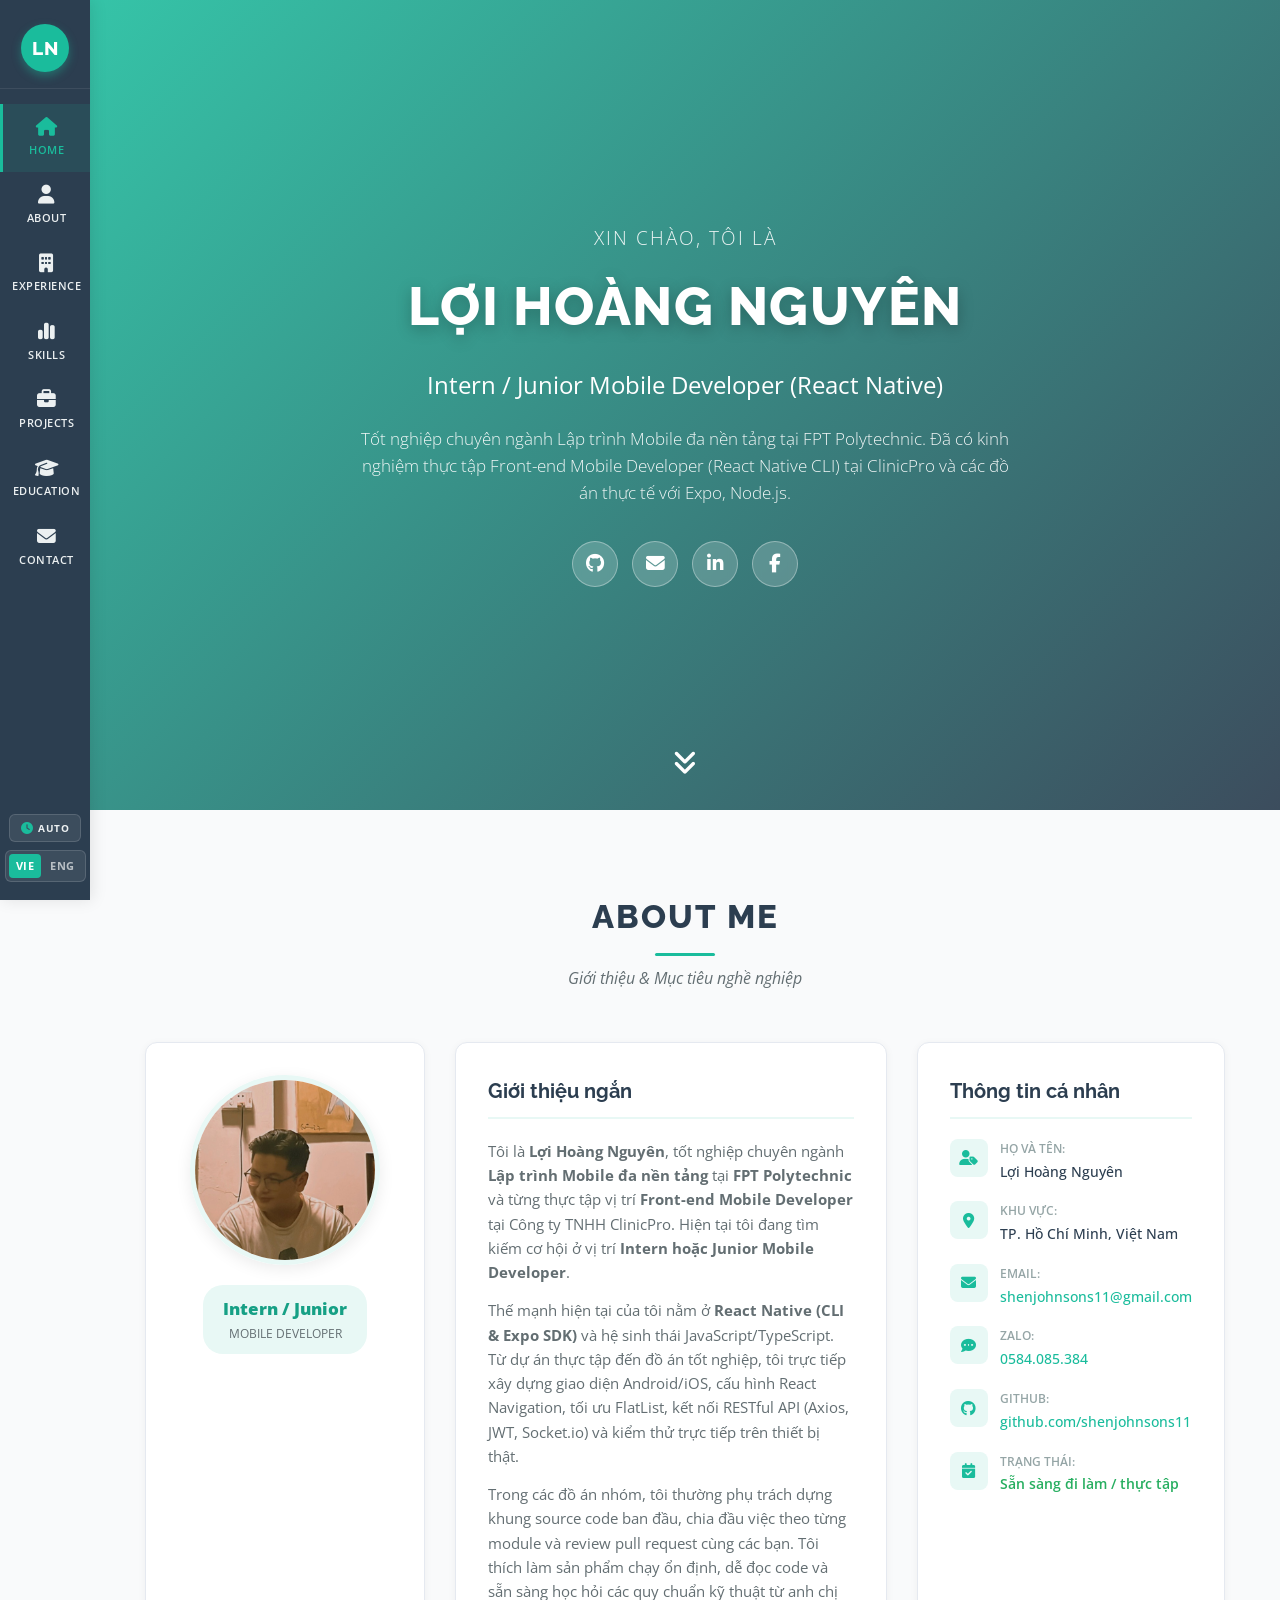
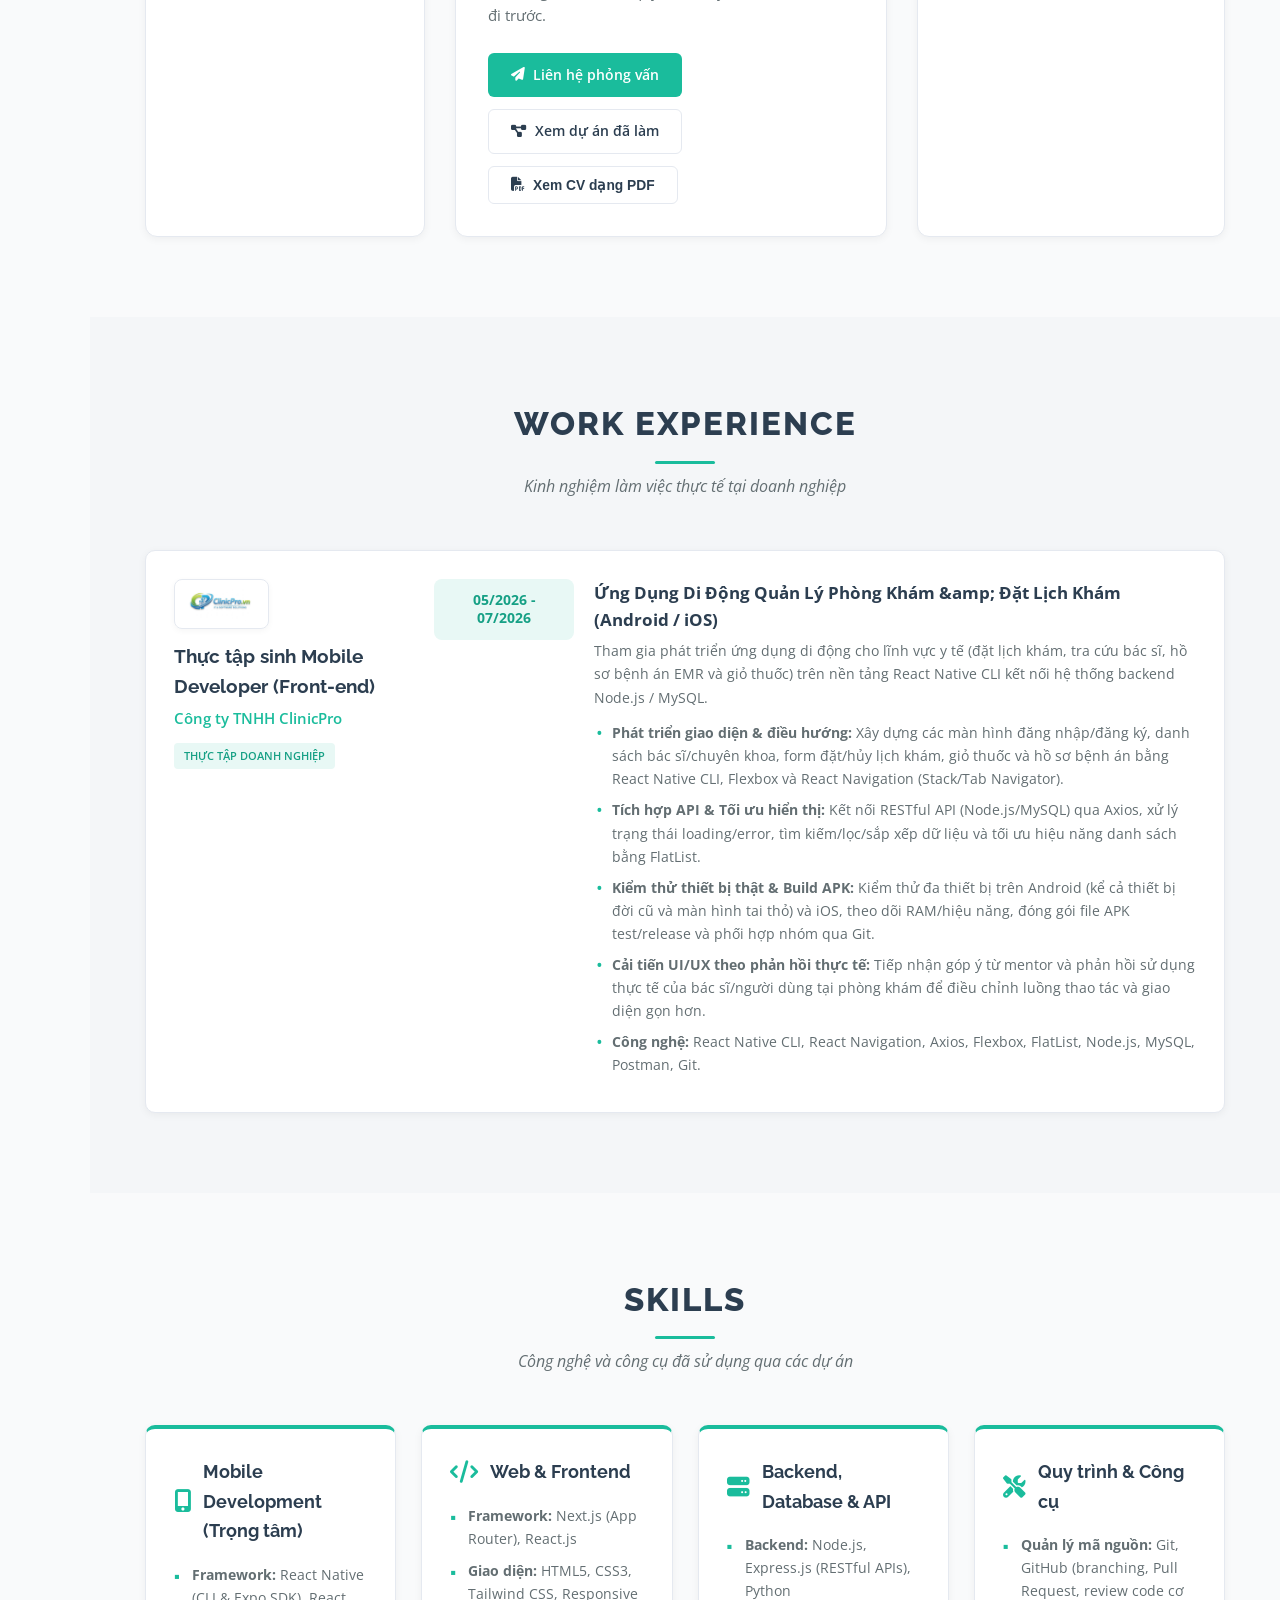
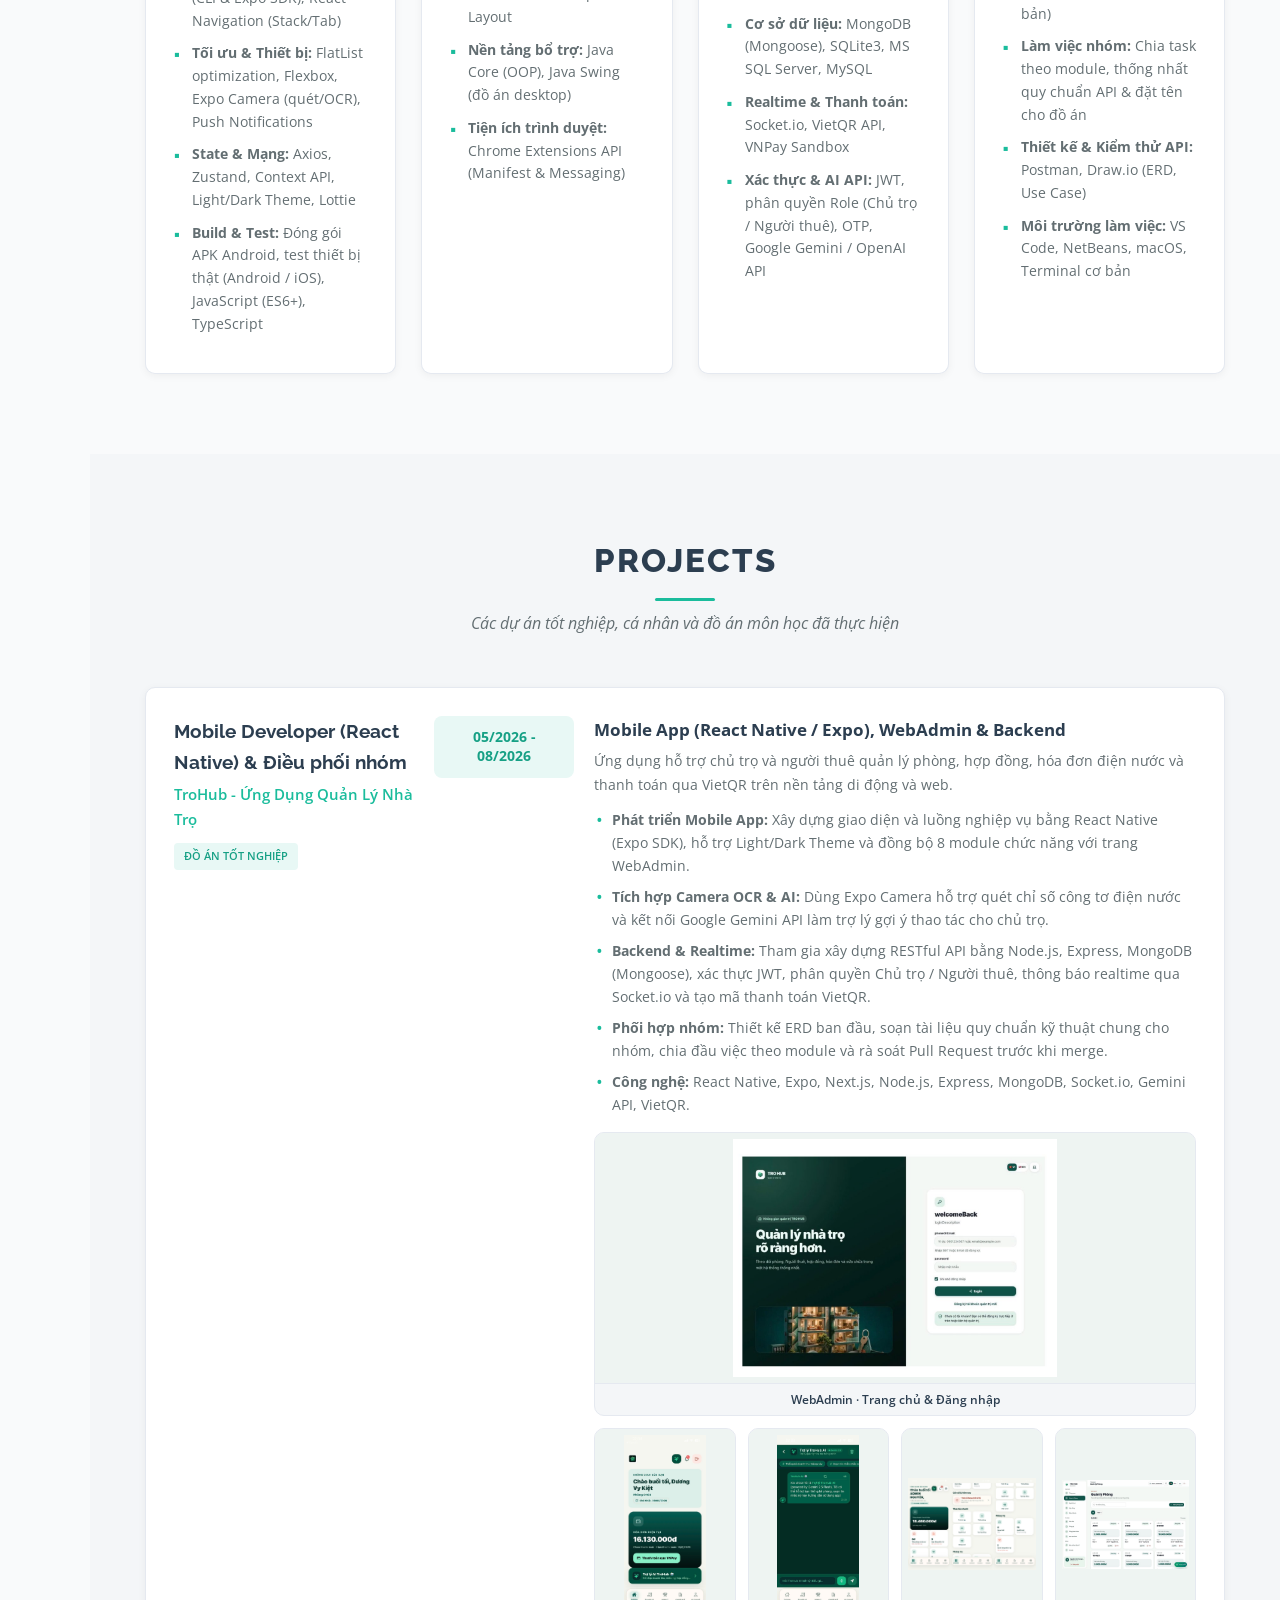
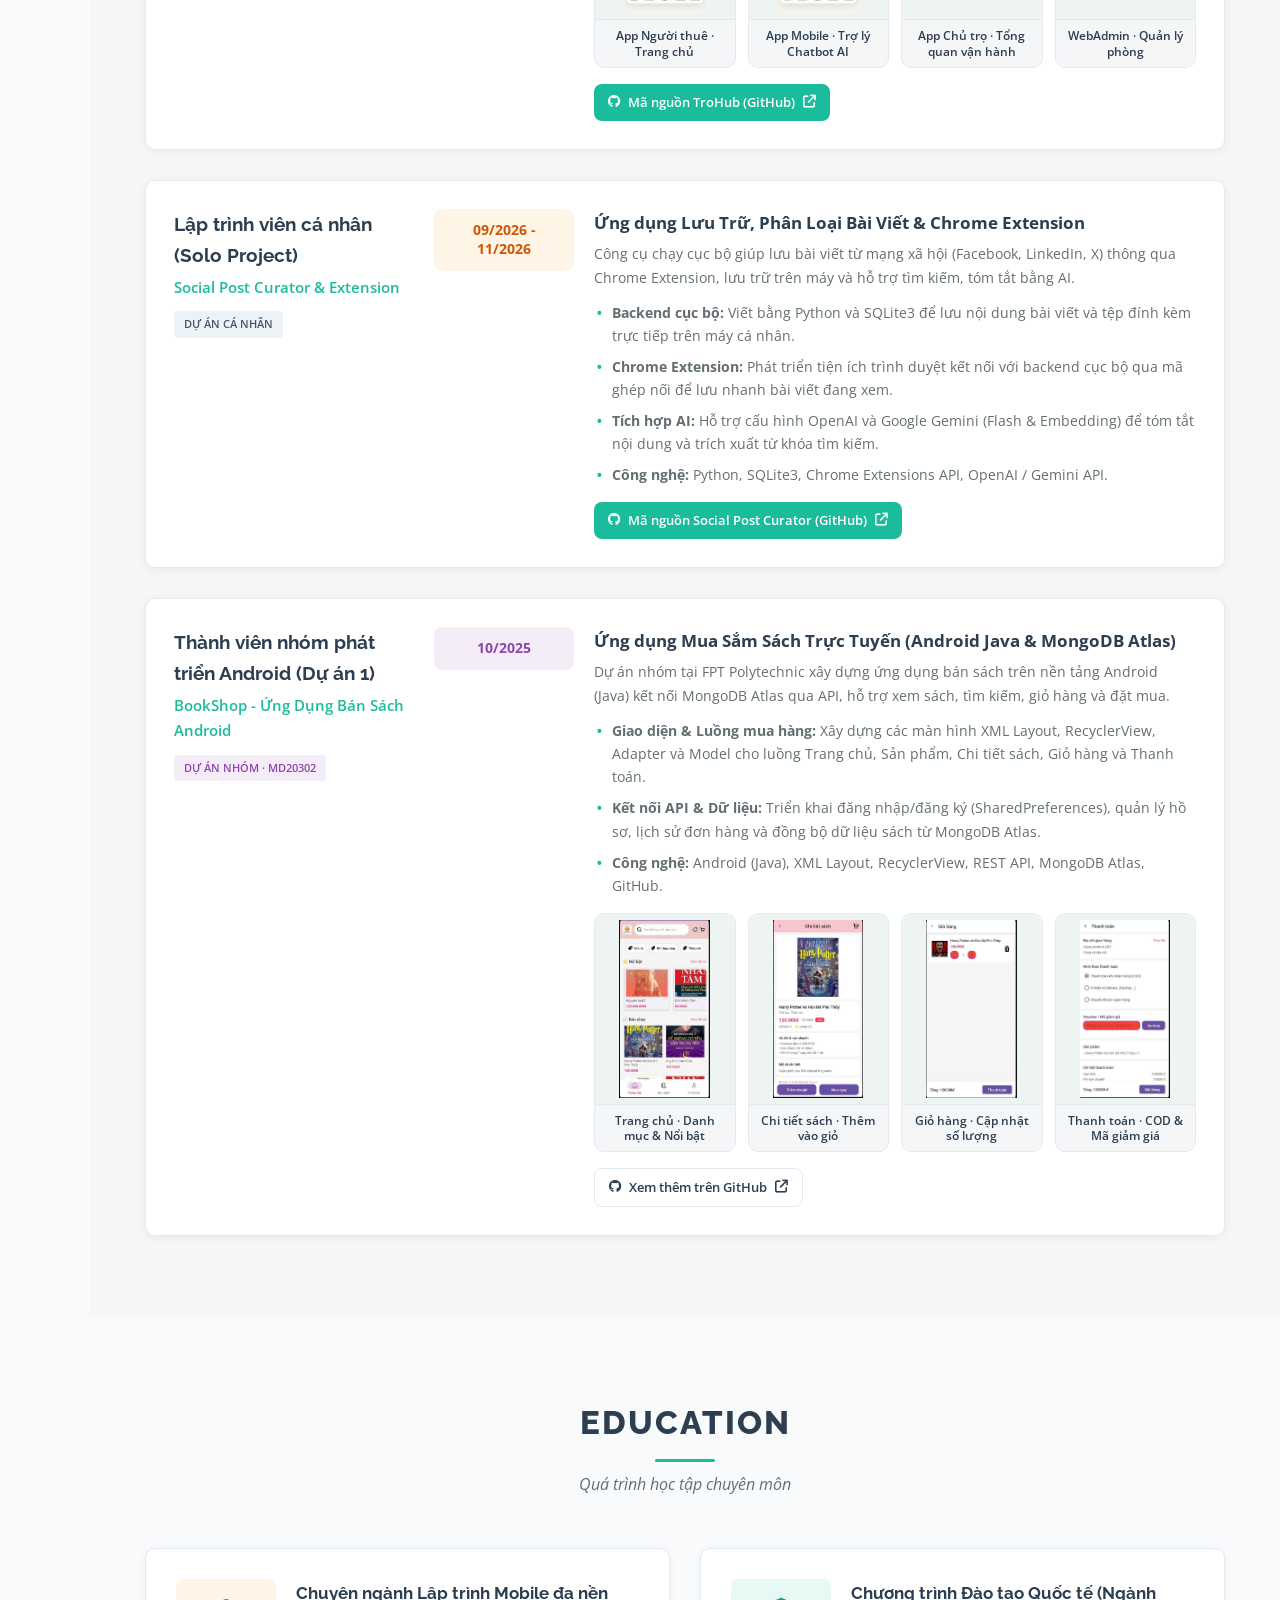
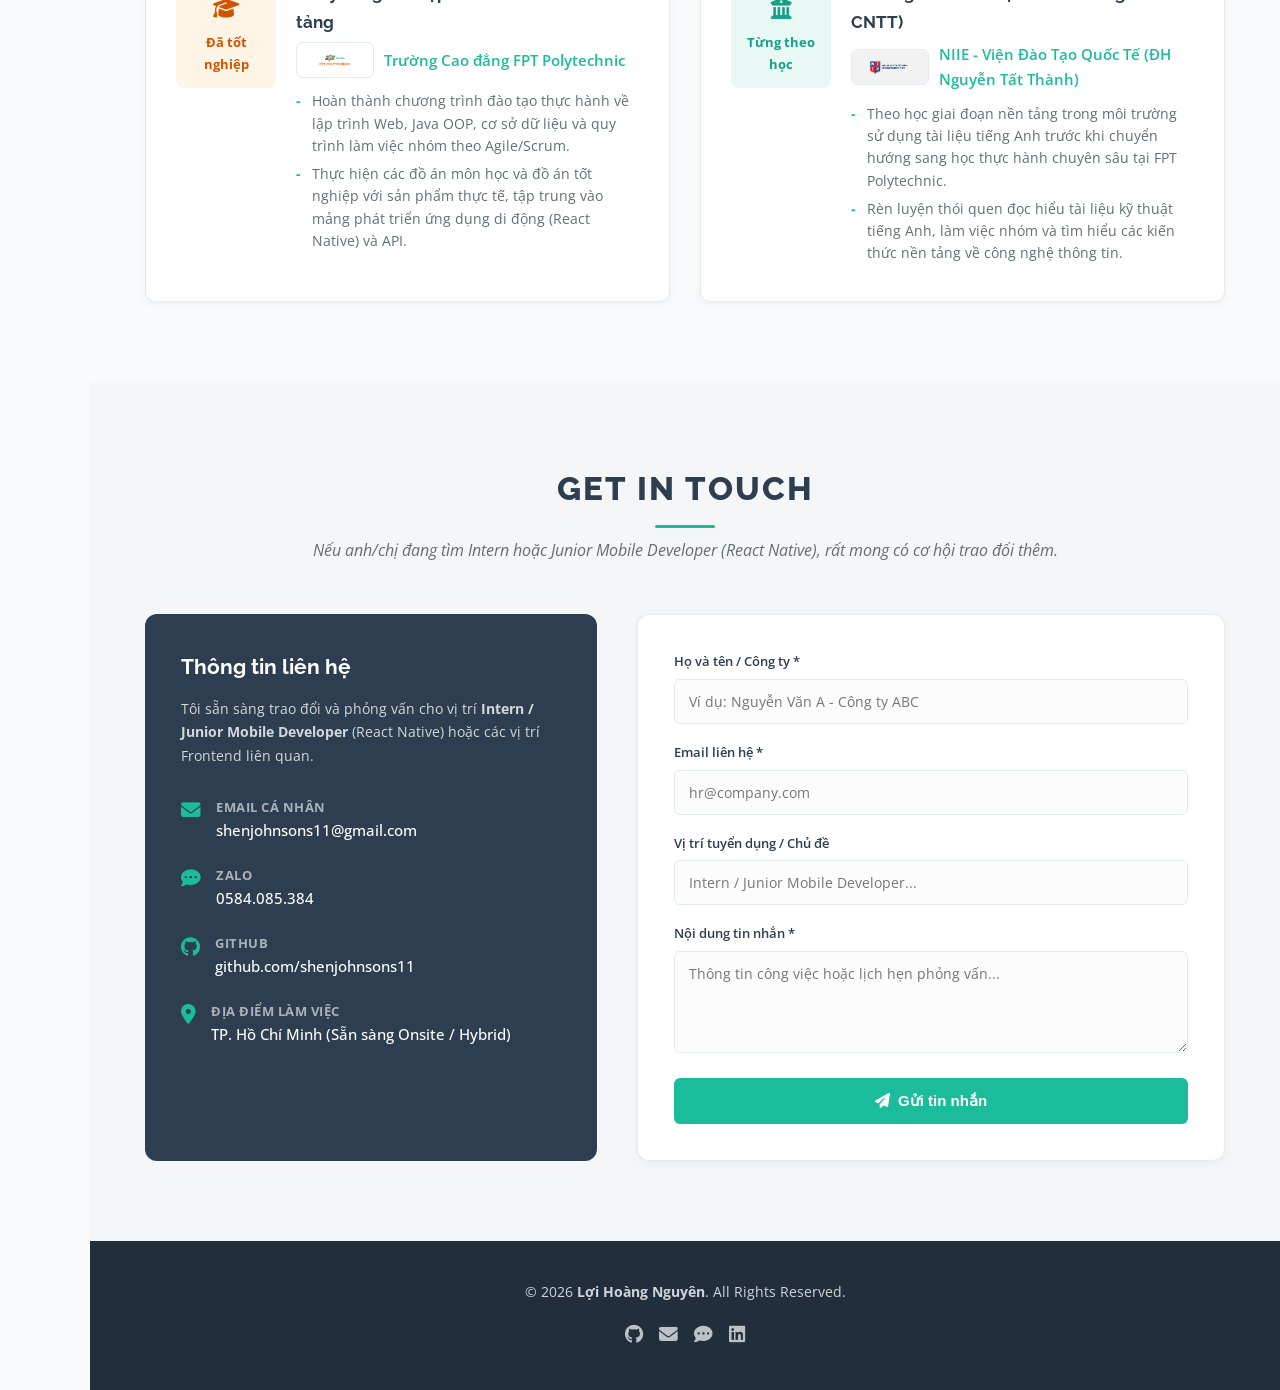
<file: index.html>
<!DOCTYPE html>
<html lang="vi">
<head>
    <meta charset="UTF-8">
    <meta name="viewport" content="width=device-width, initial-scale=1.0">
    <title>Lợi Hoàng Nguyên - Mobile Developer (Intern / Junior) CV</title>
    <!-- Favicon -->
    <link rel="icon" type="image/x-icon" href="https://cdnjs.cloudflare.com/ajax/libs/font-awesome/6.4.0/svgs/solid/code.svg">
    <!-- Google Fonts -->
    <link rel="preconnect" href="https://fonts.googleapis.com">
    <link rel="preconnect" href="https://fonts.gstatic.com" crossorigin>
    <link href="https://fonts.googleapis.com/css2?family=Open+Sans:ital,wght@0,300;0,400;0,600;0,700;1,400&family=Raleway:wght@300;500;700;800&display=swap" rel="stylesheet">
    <!-- Font Awesome Icons -->
    <link rel="stylesheet" href="https://cdnjs.cloudflare.com/ajax/libs/font-awesome/6.4.0/css/all.min.css">
    <!-- Custom CSS -->
    <link rel="stylesheet" href="style.css?v=20261112c">
</head>
<body id="top">

    <!-- ==============================================
         1. THANH ĐIỀU HƯỚNG TRÁI / SIDEBAR NAVIGATION
         ============================================== -->
    <nav id="site-navigation" class="sidebar-nav" aria-label="Main Navigation">
        <div class="nav-brand">
            <a href="#top" class="brand-logo" title="Về đầu trang" data-i18n-title="nav.backTopTitle">
                <span class="logo-text">LN</span>
            </a>
            <button class="mobile-toggle" id="menuToggle" aria-label="Toggle Menu">
                <i class="fa-solid fa-bars"></i>
            </button>
        </div>

        <ul class="nav-links" id="navLinks">
            <li class="nav-item">
                <a href="#top" class="nav-link active">
                    <i class="fa-solid fa-house"></i>
                    <span class="nav-label">Home</span>
                </a>
            </li>
            <li class="nav-item">
                <a href="#about" class="nav-link">
                    <i class="fa-solid fa-user"></i>
                    <span class="nav-label">About</span>
                </a>
            </li>
            <li class="nav-item">
                <a href="#work-experience" class="nav-link">
                    <i class="fa-solid fa-building"></i>
                    <span class="nav-label">Experience</span>
                </a>
            </li>
            <li class="nav-item">
                <a href="#skills" class="nav-link">
                    <i class="fa-solid fa-chart-simple"></i>
                    <span class="nav-label">Skills</span>
                </a>
            </li>
            <li class="nav-item">
                <a href="#experiences" class="nav-link">
                    <i class="fa-solid fa-briefcase"></i>
                    <span class="nav-label">Projects</span>
                </a>
            </li>
            <li class="nav-item">
                <a href="#education" class="nav-link">
                    <i class="fa-solid fa-graduation-cap"></i>
                    <span class="nav-label">Education</span>
                </a>
            </li>
            <li class="nav-item">
                <a href="#contact" class="nav-link">
                    <i class="fa-solid fa-envelope"></i>
                    <span class="nav-label">Contact</span>
                </a>
            </li>
        </ul>

        <!-- Nút chuyển đổi giao diện (Auto theo giờ / Light / Dark) & Ngôn ngữ (VIE / ENG) -->
        <div class="sidebar-controls">
            <button type="button" id="themeToggle" class="theme-btn" aria-label="Chế độ sáng/tối">
                <i class="fa-solid fa-clock"></i>
                <span class="theme-label">AUTO</span>
            </button>
            <div class="lang-switch" role="group" aria-label="Language switcher">
                <button type="button" class="lang-btn active" data-lang="vi">VIE</button>
                <button type="button" class="lang-btn" data-lang="en">ENG</button>
            </div>
        </div>
    </nav>

    <!-- KHUNG NỘI DUNG CHÍNH (BÊN PHẢI SIDEBAR) -->
    <main class="main-content">

        <!-- ==============================================
             2. BANNER / HERO HEADER
             ============================================== -->
        <header id="banner" class="hero-header">
            <div class="hero-overlay"></div>
            <div class="hero-container">
                <div class="hero-content">
                    <p class="hero-greeting" data-i18n="hero.greeting">Xin chào, tôi là</p>
                    <h1 class="hero-name" data-i18n="hero.name">Lợi Hoàng Nguyên</h1>
                    <h2 class="hero-slogan" data-i18n="hero.slogan">Intern / Junior Mobile Developer (React Native)</h2>
                    <p class="hero-tagline" data-i18n="hero.tagline">Tốt nghiệp chuyên ngành Lập trình Mobile đa nền tảng tại FPT Polytechnic. Đã có kinh nghiệm thực tập Front-end Mobile Developer (React Native CLI) tại ClinicPro và các đồ án thực tế với Expo, Node.js.</p>
                    
                    <!-- Mạng xã hội / Profile links -->
                    <div class="social-links">
                        <a href="https://github.com/shenjohnsons11" target="_blank" rel="noopener" class="social-btn" title="GitHub">
                            <i class="fa-brands fa-github"></i>
                        </a>
                        <a href="mailto:shenjohnsons11@gmail.com" class="social-btn" title="Email" data-i18n-title="hero.emailTitle">
                            <i class="fa-solid fa-envelope"></i>
                        </a>
                        <a href="https://linkedin.com" target="_blank" rel="noopener" class="social-btn" title="LinkedIn">
                            <i class="fa-brands fa-linkedin-in"></i>
                        </a>
                        <a href="https://facebook.com" target="_blank" rel="noopener" class="social-btn" title="Facebook">
                            <i class="fa-brands fa-facebook-f"></i>
                        </a>
                    </div>
                </div>
            </div>
            <a href="#about" class="scroll-down" aria-label="Cuộn xuống">
                <i class="fa-solid fa-angles-down"></i>
            </a>
        </header>

        <!-- ==============================================
             3. GIỚI THIỆU BẢN THÂN / ABOUT ME
             ============================================== -->
        <section id="about" class="section">
            <div class="container">
                <div class="section-title-wrap">
                    <h2 class="section-title">ABOUT ME</h2>
                    <span class="section-subtitle" data-i18n="about.subtitle">Giới thiệu &amp; Mục tiêu nghề nghiệp</span>
                </div>

                <div class="about-grid">
                    <!-- Ảnh chân dung / Avatar -->
                    <div class="about-avatar-card">
                        <div class="avatar-wrapper">
                            <img src="assets/avatar.jpg" alt="Lợi Hoàng Nguyên Avatar" class="avatar-img">
                        </div>
                        <div class="avatar-badge">
                            <span class="badge-exp">Intern / Junior</span>
                            <span class="badge-text">Mobile Developer</span>
                        </div>
                    </div>

                    <!-- Tóm tắt giới thiệu / Summary -->
                    <div class="about-summary-card">
                        <h3 class="card-title" data-i18n="about.cardTitle">Giới thiệu ngắn</h3>
                        <div class="summary-body">
                            <p data-i18n-html="about.p1">
                                Tôi là <strong>Lợi Hoàng Nguyên</strong>, tốt nghiệp chuyên ngành <strong>Lập trình Mobile đa nền tảng</strong> tại <strong>FPT Polytechnic</strong> và từng thực tập vị trí <strong>Front-end Mobile Developer</strong> tại Công ty TNHH ClinicPro. Hiện tại tôi đang tìm kiếm cơ hội ở vị trí <strong>Intern hoặc Junior Mobile Developer</strong>.
                            </p>
                            <p data-i18n-html="about.p2">
                                Thế mạnh hiện tại của tôi nằm ở <strong>React Native (CLI &amp; Expo SDK)</strong> và hệ sinh thái JavaScript/TypeScript. Từ dự án thực tập đến đồ án tốt nghiệp, tôi trực tiếp xây dựng giao diện Android/iOS, cấu hình React Navigation, tối ưu FlatList, kết nối RESTful API (Axios, JWT, Socket.io) và kiểm thử trực tiếp trên thiết bị thật.
                            </p>
                            <p data-i18n-html="about.p3">
                                Trong các đồ án nhóm, tôi thường phụ trách dựng khung source code ban đầu, chia đầu việc theo từng module và review pull request cùng các bạn. Tôi thích làm sản phẩm chạy ổn định, dễ đọc code và sẵn sàng học hỏi các quy chuẩn kỹ thuật từ anh chị đi trước.
                            </p>
                        </div>
                        <div class="summary-actions">
                            <a href="#contact" class="btn btn-primary">
                                <i class="fa-solid fa-paper-plane"></i> <span data-i18n="about.btnContact">Liên hệ phỏng vấn</span>
                            </a>
                            <a href="#experiences" class="btn btn-outline">
                                <i class="fa-solid fa-diagram-project"></i> <span data-i18n="about.btnProjects">Xem dự án đã làm</span>
                            </a>
                            <button type="button" id="printCvBtn" class="btn btn-outline">
                                <i class="fa-solid fa-file-pdf"></i> <span data-i18n="about.btnPdf">Xem CV dạng PDF</span>
                            </button>
                        </div>
                    </div>

                    <!-- Thông tin liên hệ nhanh / Quick Contact -->
                    <div class="about-contact-card">
                        <h3 class="card-title" data-i18n="info.cardTitle">Thông tin cá nhân</h3>
                        <ul class="contact-list">
                            <li>
                                <div class="icon-box"><i class="fa-solid fa-user-tag"></i></div>
                                <div>
                                    <span class="c-label" data-i18n="info.nameLabel">Họ và tên:</span>
                                    <span class="c-val" data-i18n="info.nameVal">Lợi Hoàng Nguyên</span>
                                </div>
                            </li>
                            <li>
                                <div class="icon-box"><i class="fa-solid fa-location-dot"></i></div>
                                <div>
                                    <span class="c-label" data-i18n="info.locationLabel">Khu vực:</span>
                                    <span class="c-val" data-i18n="info.locationVal">TP. Hồ Chí Minh, Việt Nam</span>
                                </div>
                            </li>
                            <li>
                                <div class="icon-box"><i class="fa-solid fa-envelope"></i></div>
                                <div>
                                    <span class="c-label">Email:</span>
                                    <span class="c-val"><a href="mailto:shenjohnsons11@gmail.com">shenjohnsons11@gmail.com</a></span>
                                </div>
                            </li>
                            <li>
                                <div class="icon-box"><i class="fa-solid fa-comment-dots"></i></div>
                                <div>
                                    <span class="c-label">Zalo:</span>
                                    <span class="c-val"><a href="https://zalo.me/0584085384" target="_blank" rel="noopener">0584.085.384</a></span>
                                </div>
                            </li>
                            <li>
                                <div class="icon-box"><i class="fa-brands fa-github"></i></div>
                                <div>
                                    <span class="c-label">GitHub:</span>
                                    <span class="c-val"><a href="https://github.com/shenjohnsons11" target="_blank" rel="noopener">github.com/shenjohnsons11</a></span>
                                </div>
                            </li>
                            <li>
                                <div class="icon-box"><i class="fa-solid fa-calendar-check"></i></div>
                                <div>
                                    <span class="c-label" data-i18n="info.statusLabel">Trạng thái:</span>
                                    <span class="c-val text-success" data-i18n="info.statusVal">Sẵn sàng đi làm / thực tập</span>
                                </div>
                            </li>
                        </ul>
                    </div>
                </div>
            </div>
        </section>

        <!-- ==============================================
             4. KINH NGHIỆM LÀM VIỆC / WORK EXPERIENCE
             ============================================== -->
        <section id="work-experience" class="section bg-light">
            <div class="container">
                <div class="section-title-wrap">
                    <h2 class="section-title">WORK EXPERIENCE</h2>
                    <span class="section-subtitle" data-i18n="work.subtitle">Kinh nghiệm làm việc thực tế tại doanh nghiệp</span>
                </div>

                <div class="timeline">
                    <div class="timeline-item">
                        <div class="timeline-role">
                            <div class="org-logo-badge">
                                <img src="assets/logoclinic.png" alt="ClinicPro Logo" class="org-logo-img">
                            </div>
                            <h3 class="role-title" data-i18n="work.w1.role">Thực tập sinh Mobile Developer (Front-end)</h3>
                            <h4 class="company-name" data-i18n="work.w1.company">Công ty TNHH ClinicPro</h4>
                            <span class="badge badge-primary" data-i18n="work.w1.badge">Thực Tập Doanh Nghiệp</span>
                        </div>
                        <div class="timeline-time badge-teal">
                            <span>05/2026 - 07/2026</span>
                        </div>
                        <div class="timeline-content">
                            <h4 class="project-name" data-i18n="work.w1.heading">Ứng Dụng Di Động Quản Lý Phòng Khám &amp; Đặt Lịch Khám (Android / iOS)</h4>
                            <p class="project-desc" data-i18n="work.w1.desc">Tham gia phát triển ứng dụng di động cho lĩnh vực y tế (đặt lịch khám, tra cứu bác sĩ, hồ sơ bệnh án EMR và giỏ thuốc) trên nền tảng React Native CLI kết nối hệ thống backend Node.js / MySQL.</p>
                            <ul class="task-list">
                                <li data-i18n-html="work.w1.t1"><strong>Phát triển giao diện &amp; điều hướng:</strong> Xây dựng các màn hình đăng nhập/đăng ký, danh sách bác sĩ/chuyên khoa, form đặt/hủy lịch khám, giỏ thuốc và hồ sơ bệnh án bằng React Native CLI, Flexbox và React Navigation (Stack/Tab Navigator).</li>
                                <li data-i18n-html="work.w1.t2"><strong>Tích hợp API &amp; Tối ưu hiển thị:</strong> Kết nối RESTful API (Node.js/MySQL) qua Axios, xử lý trạng thái loading/error, tìm kiếm/lọc/sắp xếp dữ liệu và tối ưu hiệu năng danh sách bằng FlatList.</li>
                                <li data-i18n-html="work.w1.t3"><strong>Kiểm thử thiết bị thật &amp; Build APK:</strong> Kiểm thử đa thiết bị trên Android (kể cả thiết bị đời cũ và màn hình tai thỏ) và iOS, theo dõi RAM/hiệu năng, đóng gói file APK test/release và phối hợp nhóm qua Git.</li>
                                <li data-i18n-html="work.w1.t4"><strong>Cải tiến UI/UX theo phản hồi thực tế:</strong> Tiếp nhận góp ý từ mentor và phản hồi sử dụng thực tế của bác sĩ/người dùng tại phòng khám để điều chỉnh luồng thao tác và giao diện gọn hơn.</li>
                                <li data-i18n-html="work.w1.t5"><strong>Công nghệ:</strong> React Native CLI, React Navigation, Axios, Flexbox, FlatList, Node.js, MySQL, Postman, Git.</li>
                            </ul>
                        </div>
                    </div>
                </div>
            </div>
        </section>

        <!-- ==============================================
             5. KỸ NĂNG CHUYÊN MÔN / SKILLS
             ============================================== -->
        <section id="skills" class="section">
            <div class="container">
                <div class="section-title-wrap">
                    <h2 class="section-title">SKILLS</h2>
                    <span class="section-subtitle" data-i18n="skills.subtitle">Công nghệ và công cụ đã sử dụng qua các dự án</span>
                </div>

                <div class="skills-grid">
                    <!-- Khối 1: Mobile Development (Trọng tâm) -->
                    <div class="skill-box">
                        <div class="box-header">
                            <i class="fa-solid fa-mobile-screen-button"></i>
                            <h3 class="box-title" data-i18n="skills.b1.title">Mobile Development (Trọng tâm)</h3>
                        </div>
                        <ul class="skill-items">
                            <li data-i18n-html="skills.b1.i1"><strong>Framework:</strong> React Native (CLI &amp; Expo SDK), React Navigation (Stack/Tab)</li>
                            <li data-i18n-html="skills.b1.i2"><strong>Tối ưu &amp; Thiết bị:</strong> FlatList optimization, Flexbox, Expo Camera (quét/OCR), Push Notifications</li>
                            <li data-i18n-html="skills.b1.i3"><strong>State &amp; Mạng:</strong> Axios, Zustand, Context API, Light/Dark Theme, Lottie</li>
                            <li data-i18n-html="skills.b1.i4"><strong>Build &amp; Test:</strong> Đóng gói APK Android, test thiết bị thật (Android / iOS), JavaScript (ES6+), TypeScript</li>
                        </ul>
                    </div>

                    <!-- Khối 2: Web & Frontend -->
                    <div class="skill-box">
                        <div class="box-header">
                            <i class="fa-solid fa-code"></i>
                            <h3 class="box-title" data-i18n="skills.b2.title">Web &amp; Frontend</h3>
                        </div>
                        <ul class="skill-items">
                            <li data-i18n-html="skills.b2.i1"><strong>Framework:</strong> Next.js (App Router), React.js</li>
                            <li data-i18n-html="skills.b2.i2"><strong>Giao diện:</strong> HTML5, CSS3, Tailwind CSS, Responsive Layout</li>
                            <li data-i18n-html="skills.b2.i3"><strong>Nền tảng bổ trợ:</strong> Java Core (OOP), Java Swing (đồ án desktop)</li>
                            <li data-i18n-html="skills.b2.i4"><strong>Tiện ích trình duyệt:</strong> Chrome Extensions API (Manifest &amp; Messaging)</li>
                        </ul>
                    </div>

                    <!-- Khối 3: Backend, Database & API -->
                    <div class="skill-box">
                        <div class="box-header">
                            <i class="fa-solid fa-server"></i>
                            <h3 class="box-title" data-i18n="skills.b3.title">Backend, Database &amp; API</h3>
                        </div>
                        <ul class="skill-items">
                            <li data-i18n-html="skills.b3.i1"><strong>Backend:</strong> Node.js, Express.js (RESTful APIs), Python</li>
                            <li data-i18n-html="skills.b3.i2"><strong>Cơ sở dữ liệu:</strong> MongoDB (Mongoose), SQLite3, MS SQL Server, MySQL</li>
                            <li data-i18n-html="skills.b3.i3"><strong>Realtime &amp; Thanh toán:</strong> Socket.io, VietQR API, VNPay Sandbox</li>
                            <li data-i18n-html="skills.b3.i4"><strong>Xác thực &amp; AI API:</strong> JWT, phân quyền Role (Chủ trọ / Người thuê), OTP, Google Gemini / OpenAI API</li>
                        </ul>
                    </div>

                    <!-- Khối 4: Quy trình & Công cụ -->
                    <div class="skill-box">
                        <div class="box-header">
                            <i class="fa-solid fa-screwdriver-wrench"></i>
                            <h3 class="box-title" data-i18n="skills.b4.title">Quy trình &amp; Công cụ</h3>
                        </div>
                        <ul class="skill-items">
                            <li data-i18n-html="skills.b4.i1"><strong>Quản lý mã nguồn:</strong> Git, GitHub (branching, Pull Request, review code cơ bản)</li>
                            <li data-i18n-html="skills.b4.i2"><strong>Làm việc nhóm:</strong> Chia task theo module, thống nhất quy chuẩn API &amp; đặt tên cho đồ án</li>
                            <li data-i18n-html="skills.b4.i3"><strong>Thiết kế &amp; Kiểm thử API:</strong> Postman, Draw.io (ERD, Use Case)</li>
                            <li data-i18n-html="skills.b4.i4"><strong>Môi trường làm việc:</strong> VS Code, NetBeans, macOS, Terminal cơ bản</li>
                        </ul>
                    </div>
                </div>
            </div>
        </section>

        <!-- ==============================================
             6. DỰ ÁN / PROJECTS
             ============================================== -->
        <section id="experiences" class="section bg-light">
            <div class="container">
                <div class="section-title-wrap">
                    <h2 class="section-title">PROJECTS</h2>
                    <span class="section-subtitle" data-i18n="projects.subtitle">Các dự án tốt nghiệp, cá nhân và đồ án môn học đã thực hiện</span>
                </div>

                <div class="timeline">
                    <!-- Dự án 1: TroHub Platform -->
                    <div class="timeline-item">
                        <div class="timeline-role">
                            <h3 class="role-title" data-i18n="projects.p1.role">Mobile Developer (React Native) &amp; Điều phối nhóm</h3>
                            <h4 class="company-name" data-i18n="projects.p1.name">TroHub - Ứng Dụng Quản Lý Nhà Trọ</h4>
                            <span class="badge badge-primary" data-i18n="projects.p1.badge">Đồ Án Tốt Nghiệp</span>
                        </div>
                        <div class="timeline-time badge-teal">
                            <span>05/2026 - 08/2026</span>
                        </div>
                        <div class="timeline-content">
                            <h4 class="project-name" data-i18n="projects.p1.heading">Mobile App (React Native / Expo), WebAdmin &amp; Backend</h4>
                            <p class="project-desc" data-i18n="projects.p1.desc">Ứng dụng hỗ trợ chủ trọ và người thuê quản lý phòng, hợp đồng, hóa đơn điện nước và thanh toán qua VietQR trên nền tảng di động và web.</p>
                            <ul class="task-list">
                                <li data-i18n-html="projects.p1.t1"><strong>Phát triển Mobile App:</strong> Xây dựng giao diện và luồng nghiệp vụ bằng React Native (Expo SDK), hỗ trợ Light/Dark Theme và đồng bộ 8 module chức năng với trang WebAdmin.</li>
                                <li data-i18n-html="projects.p1.t2"><strong>Tích hợp Camera OCR &amp; AI:</strong> Dùng Expo Camera hỗ trợ quét chỉ số công tơ điện nước và kết nối Google Gemini API làm trợ lý gợi ý thao tác cho chủ trọ.</li>
                                <li data-i18n-html="projects.p1.t3"><strong>Backend &amp; Realtime:</strong> Tham gia xây dựng RESTful API bằng Node.js, Express, MongoDB (Mongoose), xác thực JWT, phân quyền Chủ trọ / Người thuê, thông báo realtime qua Socket.io và tạo mã thanh toán VietQR.</li>
                                <li data-i18n-html="projects.p1.t4"><strong>Phối hợp nhóm:</strong> Thiết kế ERD ban đầu, soạn tài liệu quy chuẩn kỹ thuật chung cho nhóm, chia đầu việc theo module và rà soát Pull Request trước khi merge.</li>
                                <li data-i18n-html="projects.p1.t5"><strong>Công nghệ:</strong> React Native, Expo, Next.js, Node.js, Express, MongoDB, Socket.io, Gemini API, VietQR.</li>
                            </ul>

                            <div class="project-gallery">
                                <a href="assets/trohub-login.jpg" target="_blank" rel="noopener noreferrer" class="project-shot project-shot-featured">
                                    <div class="project-shot-img-wrap">
                                        <img src="assets/trohub-login.jpg" alt="TroHub WebAdmin - Landing &amp; Login" loading="lazy">
                                    </div>
                                    <span class="project-shot-caption" data-i18n="projects.p1.shot0">WebAdmin · Trang chủ &amp; Đăng nhập</span>
                                </a>
                                <a href="assets/trohub-mobile-home.jpg" target="_blank" rel="noopener noreferrer" class="project-shot">
                                    <div class="project-shot-img-wrap">
                                        <img src="assets/trohub-mobile-home.jpg" alt="TroHub Mobile App - Home" loading="lazy">
                                    </div>
                                    <span class="project-shot-caption" data-i18n="projects.p1.shot1">App Người thuê · Trang chủ</span>
                                </a>
                                <a href="assets/trohub-mobile-ai.jpg" target="_blank" rel="noopener noreferrer" class="project-shot">
                                    <div class="project-shot-img-wrap">
                                        <img src="assets/trohub-mobile-ai.jpg" alt="TroHub Mobile App - Chatbot AI" loading="lazy">
                                    </div>
                                    <span class="project-shot-caption" data-i18n="projects.p1.shot2">App Mobile · Trợ lý Chatbot AI</span>
                                </a>
                                <a href="assets/trohub-admin-app.png" target="_blank" rel="noopener noreferrer" class="project-shot">
                                    <div class="project-shot-img-wrap">
                                        <img src="assets/trohub-admin-app.png" alt="TroHub Admin Mobile App" loading="lazy">
                                    </div>
                                    <span class="project-shot-caption" data-i18n="projects.p1.shot3">App Chủ trọ · Tổng quan vận hành</span>
                                </a>
                                <a href="assets/trohub-webadmin.jpg" target="_blank" rel="noopener noreferrer" class="project-shot">
                                    <div class="project-shot-img-wrap">
                                        <img src="assets/trohub-webadmin.jpg" alt="TroHub WebAdmin Dashboard" loading="lazy">
                                    </div>
                                    <span class="project-shot-caption" data-i18n="projects.p1.shot4">WebAdmin · Quản lý phòng</span>
                                </a>
                            </div>

                            <div class="project-links">
                                <a href="https://github.com/shenjohnsons11/TroHub" target="_blank" rel="noopener noreferrer" class="project-link-btn">
                                    <i class="fa-brands fa-github"></i>
                                    <span data-i18n="projects.p1.repo">Mã nguồn TroHub (GitHub)</span>
                                    <i class="fa-solid fa-arrow-up-right-from-square"></i>
                                </a>
                            </div>
                        </div>
                    </div>

                    <!-- Dự án 2: Social Post Curator -->
                    <div class="timeline-item">
                        <div class="timeline-role">
                            <h3 class="role-title" data-i18n="projects.p2.role">Lập trình viên cá nhân (Solo Project)</h3>
                            <h4 class="company-name">Social Post Curator &amp; Extension</h4>
                            <span class="badge badge-secondary" data-i18n="projects.p2.badge">Dự Án Cá Nhân</span>
                        </div>
                        <div class="timeline-time badge-orange">
                            <span>09/2026 - 11/2026</span>
                        </div>
                        <div class="timeline-content">
                            <h4 class="project-name" data-i18n="projects.p2.heading">Ứng dụng Lưu Trữ, Phân Loại Bài Viết &amp; Chrome Extension</h4>
                            <p class="project-desc" data-i18n="projects.p2.desc">Công cụ chạy cục bộ giúp lưu bài viết từ mạng xã hội (Facebook, LinkedIn, X) thông qua Chrome Extension, lưu trữ trên máy và hỗ trợ tìm kiếm, tóm tắt bằng AI.</p>
                            <ul class="task-list">
                                <li data-i18n-html="projects.p2.t1"><strong>Backend cục bộ:</strong> Viết bằng Python và SQLite3 để lưu nội dung bài viết và tệp đính kèm trực tiếp trên máy cá nhân.</li>
                                <li data-i18n-html="projects.p2.t2"><strong>Chrome Extension:</strong> Phát triển tiện ích trình duyệt kết nối với backend cục bộ qua mã ghép nối để lưu nhanh bài viết đang xem.</li>
                                <li data-i18n-html="projects.p2.t3"><strong>Tích hợp AI:</strong> Hỗ trợ cấu hình OpenAI và Google Gemini (Flash &amp; Embedding) để tóm tắt nội dung và trích xuất từ khóa tìm kiếm.</li>
                                <li data-i18n-html="projects.p2.t4"><strong>Công nghệ:</strong> Python, SQLite3, Chrome Extensions API, OpenAI / Gemini API.</li>
                            </ul>
                            <div class="project-links">
                                <a href="https://github.com/shenjohnsons11/social-post-curator" target="_blank" rel="noopener noreferrer" class="project-link-btn">
                                    <i class="fa-brands fa-github"></i>
                                    <span data-i18n="projects.p2.repo">Mã nguồn Social Post Curator (GitHub)</span>
                                    <i class="fa-solid fa-arrow-up-right-from-square"></i>
                                </a>
                            </div>
                        </div>
                    </div>

                    <!-- Dự án 3: Shop Bán Sách (Dự án 1 - Android Java) -->
                    <div class="timeline-item">
                        <div class="timeline-role">
                            <h3 class="role-title" data-i18n="projects.p3.role">Thành viên nhóm phát triển Android (Dự án 1)</h3>
                            <h4 class="company-name" data-i18n="projects.p3.name">BookShop - Ứng Dụng Bán Sách Android</h4>
                            <span class="badge badge-purple" data-i18n="projects.p3.badge">Dự Án Nhóm · MD20302</span>
                        </div>
                        <div class="timeline-time badge-purple">
                            <span>10/2025</span>
                        </div>
                        <div class="timeline-content">
                            <h4 class="project-name" data-i18n="projects.p3.heading">Ứng dụng Mua Sắm Sách Trực Tuyến (Android Java &amp; MongoDB Atlas)</h4>
                            <p class="project-desc" data-i18n="projects.p3.desc">Dự án nhóm tại FPT Polytechnic xây dựng ứng dụng bán sách trên nền tảng Android (Java) kết nối MongoDB Atlas qua API, hỗ trợ xem sách, tìm kiếm, giỏ hàng và đặt mua.</p>
                            <ul class="task-list">
                                <li data-i18n-html="projects.p3.t1"><strong>Giao diện &amp; Luồng mua hàng:</strong> Xây dựng các màn hình XML Layout, RecyclerView, Adapter và Model cho luồng Trang chủ, Sản phẩm, Chi tiết sách, Giỏ hàng và Thanh toán.</li>
                                <li data-i18n-html="projects.p3.t2"><strong>Kết nối API &amp; Dữ liệu:</strong> Triển khai đăng nhập/đăng ký (SharedPreferences), quản lý hồ sơ, lịch sử đơn hàng và đồng bộ dữ liệu sách từ MongoDB Atlas.</li>
                                <li data-i18n-html="projects.p3.t3"><strong>Công nghệ:</strong> Android (Java), XML Layout, RecyclerView, REST API, MongoDB Atlas, GitHub.</li>
                            </ul>

                            <div class="project-gallery">
                                <a href="assets/bookshop-home.png" target="_blank" rel="noopener noreferrer" class="project-shot">
                                    <div class="project-shot-img-wrap">
                                        <img src="assets/bookshop-home.png" alt="BookShop Android - Home" loading="lazy">
                                    </div>
                                    <span class="project-shot-caption" data-i18n="projects.p3.shot1">Trang chủ · Danh mục &amp; Nổi bật</span>
                                </a>
                                <a href="assets/bookshop-detail.png" target="_blank" rel="noopener noreferrer" class="project-shot">
                                    <div class="project-shot-img-wrap">
                                        <img src="assets/bookshop-detail.png" alt="BookShop Android - Book Detail" loading="lazy">
                                    </div>
                                    <span class="project-shot-caption" data-i18n="projects.p3.shot2">Chi tiết sách · Thêm vào giỏ</span>
                                </a>
                                <a href="assets/bookshop-cart.png" target="_blank" rel="noopener noreferrer" class="project-shot">
                                    <div class="project-shot-img-wrap">
                                        <img src="assets/bookshop-cart.png" alt="BookShop Android - Cart" loading="lazy">
                                    </div>
                                    <span class="project-shot-caption" data-i18n="projects.p3.shot3">Giỏ hàng · Cập nhật số lượng</span>
                                </a>
                                <a href="assets/bookshop-checkout.png" target="_blank" rel="noopener noreferrer" class="project-shot">
                                    <div class="project-shot-img-wrap">
                                        <img src="assets/bookshop-checkout.png" alt="BookShop Android - Checkout" loading="lazy">
                                    </div>
                                    <span class="project-shot-caption" data-i18n="projects.p3.shot4">Thanh toán · COD &amp; Mã giảm giá</span>
                                </a>
                            </div>

                            <div class="project-links">
                                <a href="https://github.com/shenjohnsons11" target="_blank" rel="noopener noreferrer" class="project-link-btn project-link-btn-outline">
                                    <i class="fa-brands fa-github"></i>
                                    <span data-i18n="projects.githubMore">Xem thêm trên GitHub</span>
                                    <i class="fa-solid fa-arrow-up-right-from-square"></i>
                                </a>
                            </div>
                        </div>
                    </div>
                </div>
            </div>
        </section>

        <!-- ==============================================
             7. HỌC VẤN / EDUCATION
             ============================================== -->
        <section id="education" class="section">
            <div class="container">
                <div class="section-title-wrap">
                    <h2 class="section-title">EDUCATION</h2>
                    <span class="section-subtitle" data-i18n="edu.subtitle">Quá trình học tập chuyên môn</span>
                </div>

                <div class="education-grid">
                    <!-- Trường 1: FPT Polytechnic -->
                    <div class="edu-card">
                        <div class="edu-period badge-orange">
                            <div class="school-icon-badge">
                                <i class="fa-solid fa-graduation-cap"></i>
                            </div>
                            <span data-i18n="edu.e1.status">Đã tốt nghiệp</span>
                        </div>
                        <div class="edu-info">
                            <div class="school-header">
                                <h3 class="edu-degree" data-i18n="edu.e1.degree">Chuyên ngành Lập trình Mobile đa nền tảng</h3>
                                <div class="school-brand">
                                    <span class="school-logo-wrap">
                                        <img src="assets/logofpt.png" alt="FPT Polytechnic Logo" class="school-logo-img school-logo-fpt">
                                    </span>
                                    <h4 class="edu-school" data-i18n="edu.e1.school">Trường Cao đẳng FPT Polytechnic</h4>
                                </div>
                            </div>
                            <ul class="edu-details">
                                <li data-i18n="edu.e1.d1">Hoàn thành chương trình đào tạo thực hành về lập trình Web, Java OOP, cơ sở dữ liệu và quy trình làm việc nhóm theo Agile/Scrum.</li>
                                <li data-i18n="edu.e1.d2">Thực hiện các đồ án môn học và đồ án tốt nghiệp với sản phẩm thực tế, tập trung vào mảng phát triển ứng dụng di động (React Native) và API.</li>
                            </ul>
                        </div>
                    </div>

                    <!-- Trường 2: NIIE (Viện Đào Tạo Quốc Tế NTTU) -->
                    <div class="edu-card">
                        <div class="edu-period badge-teal">
                            <div class="school-icon-badge">
                                <i class="fa-solid fa-building-columns"></i>
                            </div>
                            <span data-i18n="edu.e2.status">Từng theo học</span>
                        </div>
                        <div class="edu-info">
                            <div class="school-header">
                                <h3 class="edu-degree" data-i18n="edu.e2.degree">Chương trình Đào tạo Quốc tế (Ngành CNTT)</h3>
                                <div class="school-brand">
                                    <span class="school-logo-wrap">
                                        <img src="assets/logoniie.jpeg" alt="NIIE Logo" class="school-logo-img school-logo-niie">
                                    </span>
                                    <h4 class="edu-school" data-i18n="edu.e2.school">NIIE - Viện Đào Tạo Quốc Tế (ĐH Nguyễn Tất Thành)</h4>
                                </div>
                            </div>
                            <ul class="edu-details">
                                <li data-i18n="edu.e2.d1">Theo học giai đoạn nền tảng trong môi trường sử dụng tài liệu tiếng Anh trước khi chuyển hướng sang học thực hành chuyên sâu tại FPT Polytechnic.</li>
                                <li data-i18n="edu.e2.d2">Rèn luyện thói quen đọc hiểu tài liệu kỹ thuật tiếng Anh, làm việc nhóm và tìm hiểu các kiến thức nền tảng về công nghệ thông tin.</li>
                            </ul>
                        </div>
                    </div>
                </div>
            </div>
        </section>

        <!-- ==============================================
             8. LIÊN HỆ / CONTACT SECTION
             ============================================== -->
        <section id="contact" class="section bg-light">
            <div class="container">
                <div class="section-title-wrap">
                    <h2 class="section-title">GET IN TOUCH</h2>
                    <span class="section-subtitle" data-i18n="contact.subtitle">Nếu anh/chị đang tìm Intern hoặc Junior Mobile Developer (React Native), rất mong có cơ hội trao đổi thêm.</span>
                </div>

                <div class="contact-grid">
                    <div class="contact-info-panel">
                        <h3 data-i18n="contact.panelTitle">Thông tin liên hệ</h3>
                        <p data-i18n-html="contact.panelDesc">Tôi sẵn sàng trao đổi và phỏng vấn cho vị trí <strong>Intern / Junior Mobile Developer</strong> (React Native) hoặc các vị trí Frontend liên quan.</p>
                        
                        <div class="c-item">
                            <i class="fa-solid fa-envelope"></i>
                            <div>
                                <h4 data-i18n="contact.emailLabel">Email cá nhân</h4>
                                <p><a href="mailto:shenjohnsons11@gmail.com">shenjohnsons11@gmail.com</a></p>
                            </div>
                        </div>

                        <div class="c-item">
                            <i class="fa-solid fa-comment-dots"></i>
                            <div>
                                <h4>Zalo</h4>
                                <p><a href="https://zalo.me/0584085384" target="_blank" rel="noopener">0584.085.384</a></p>
                            </div>
                        </div>

                        <div class="c-item">
                            <i class="fa-brands fa-github"></i>
                            <div>
                                <h4>GitHub</h4>
                                <p><a href="https://github.com/shenjohnsons11" target="_blank" rel="noopener">github.com/shenjohnsons11</a></p>
                            </div>
                        </div>

                        <div class="c-item">
                            <i class="fa-solid fa-location-dot"></i>
                            <div>
                                <h4 data-i18n="contact.locationLabel">Địa điểm làm việc</h4>
                                <p data-i18n="contact.locationVal">TP. Hồ Chí Minh (Sẵn sàng Onsite / Hybrid)</p>
                            </div>
                        </div>
                    </div>

                    <form class="contact-form" id="contactForm">
                        <div class="form-group">
                            <label for="name" data-i18n="form.nameLabel">Họ và tên / Công ty *</label>
                            <input type="text" id="name" required placeholder="Ví dụ: Nguyễn Văn A - Công ty ABC" data-i18n-placeholder="form.namePlaceholder">
                        </div>
                        <div class="form-group">
                            <label for="email" data-i18n="form.emailLabel">Email liên hệ *</label>
                            <input type="email" id="email" required placeholder="hr@company.com">
                        </div>
                        <div class="form-group">
                            <label for="subject" data-i18n="form.subjectLabel">Vị trí tuyển dụng / Chủ đề</label>
                            <input type="text" id="subject" placeholder="Intern / Junior Mobile Developer...">
                        </div>
                        <div class="form-group">
                            <label for="message" data-i18n="form.msgLabel">Nội dung tin nhắn *</label>
                            <textarea id="message" rows="4" required placeholder="Thông tin công việc hoặc lịch hẹn phỏng vấn..." data-i18n-placeholder="form.msgPlaceholder"></textarea>
                        </div>
                        <button type="submit" class="btn btn-primary btn-block">
                            <i class="fa-solid fa-paper-plane"></i> <span data-i18n="form.submit">Gửi tin nhắn</span>
                        </button>
                    </form>
                </div>
            </div>
        </section>

        <!-- ==============================================
             8. CHÂN TRANG / FOOTER
             ============================================== -->
        <footer class="site-footer">
            <div class="container footer-content">
                <p class="copyright">
                    © <span id="currentYear"></span> <strong data-i18n="footer.name">Lợi Hoàng Nguyên</strong>. All Rights Reserved.
                </p>
                <div class="footer-socials">
                    <a href="https://github.com/shenjohnsons11" target="_blank" rel="noopener" aria-label="GitHub"><i class="fa-brands fa-github"></i></a>
                    <a href="mailto:shenjohnsons11@gmail.com" aria-label="Email"><i class="fa-solid fa-envelope"></i></a>
                    <a href="https://zalo.me/0584085384" target="_blank" rel="noopener" aria-label="Zalo"><i class="fa-solid fa-comment-dots"></i></a>
                    <a href="https://linkedin.com" target="_blank" rel="noopener" aria-label="LinkedIn"><i class="fa-brands fa-linkedin"></i></a>
                </div>
            </div>
        </footer>

    </main>

    <!-- ==============================================
         MODAL XEM CV DẠNG PDF (VI / EN)
         ============================================== -->
    <div id="cvModal" class="cv-modal" hidden aria-hidden="true" role="dialog" aria-labelledby="cvModalTitle">
        <div class="cv-modal-backdrop" id="cvModalBackdrop"></div>
        <div class="cv-modal-dialog">
            <div class="cv-modal-header">
                <div class="cv-modal-title-wrap">
                    <i class="fa-solid fa-file-pdf"></i>
                    <h3 id="cvModalTitle" data-i18n="modal.title">Xem CV dạng PDF</h3>
                </div>
                <button type="button" class="cv-modal-close" id="cvModalClose" aria-label="Đóng">&times;</button>
            </div>
            <div class="cv-modal-grid">
                <!-- Bản Tiếng Việt -->
                <div class="cv-option-card">
                    <div class="cv-option-top">
                        <span class="cv-flag">🇻🇳</span>
                        <div class="cv-option-info">
                            <h4 data-i18n="modal.viHeading">Bản Tiếng Việt (PDF)</h4>
                            <span class="cv-badge" data-i18n="modal.viBadge">A4 • 2 trang</span>
                        </div>
                    </div>
                    <p class="cv-option-desc" data-i18n="modal.viDesc">Định dạng tiếng Việt, phù hợp cho nhà tuyển dụng tại Việt Nam.</p>
                    <div class="cv-option-actions">
                        <a href="LoiHoangNguyen_MobileDeveloper_VI.pdf" target="_blank" rel="noopener" class="btn btn-primary btn-sm">
                            <i class="fa-solid fa-arrow-up-right-from-square"></i> <span data-i18n="modal.btnView">Xem trực tuyến</span>
                        </a>
                        <a href="LoiHoangNguyen_MobileDeveloper_VI.pdf" download="LoiHoangNguyen_MobileDeveloper_VI.pdf" class="btn btn-outline btn-sm">
                            <i class="fa-solid fa-download"></i> <span data-i18n="modal.btnDownload">Tải về</span>
                        </a>
                    </div>
                </div>

                <!-- Bản Tiếng Anh -->
                <div class="cv-option-card">
                    <div class="cv-option-top">
                        <span class="cv-flag">🇬🇧</span>
                        <div class="cv-option-info">
                            <h4 data-i18n="modal.enHeading">Bản Tiếng Anh (PDF)</h4>
                            <span class="cv-badge" data-i18n="modal.enBadge">A4 • 2 trang</span>
                        </div>
                    </div>
                    <p class="cv-option-desc" data-i18n="modal.enDesc">Định dạng tiếng Anh, phù hợp cho công ty đa quốc gia.</p>
                    <div class="cv-option-actions">
                        <a href="LoiHoangNguyen_MobileDeveloper_EN.pdf" target="_blank" rel="noopener" class="btn btn-primary btn-sm">
                            <i class="fa-solid fa-arrow-up-right-from-square"></i> <span data-i18n="modal.btnView">Xem trực tuyến</span>
                        </a>
                        <a href="LoiHoangNguyen_MobileDeveloper_EN.pdf" download="LoiHoangNguyen_MobileDeveloper_EN.pdf" class="btn btn-outline btn-sm">
                            <i class="fa-solid fa-download"></i> <span data-i18n="modal.btnDownload">Tải về</span>
                        </a>
                    </div>
                </div>
            </div>
            <div class="cv-modal-footer">
                <button type="button" id="modalPrintQuickBtn" class="btn-text-link">
                    <i class="fa-solid fa-print"></i> <span data-i18n="modal.quickPrint">Hoặc in trực tiếp giao diện website này (Print A4)</span>
                </button>
            </div>
        </div>
    </div>

    <!-- Nút cuộn nhanh lên đầu trang -->
    <a href="#top" id="backToTop" class="back-to-top" aria-label="Lên đầu trang">
        <i class="fa-solid fa-arrow-up"></i>
    </a>

    <!-- Custom Script -->
    <script src="script.js?v=20261112c"></script>
</body>
</html>
</file>
<file: style.css>
/* ==========================================================================
   CV THEME STYLESHEET (INSPIRED BY cv.toidicodedao.com)
   Tone màu chủ đạo: Teal/Emerald (#1abc9c), Dark Slate (#2c3e50), Clean White (#ffffff)
   ========================================================================== */

/* --- CSS Variables / Biến màu sắc toàn cục để dễ thay đổi --- */
:root {
    --primary-color: #1abc9c;         /* Màu chủ đạo đặc trưng (Teal / Xanh ngọc) */
    --primary-dark: #16a085;          /* Màu chủ đạo khi hover / active */
    --primary-light: #e8f8f5;         /* Màu nền nhẹ của primary */
    
    --sidebar-bg: #2c3e50;            /* Màu nền sidebar trái */
    --sidebar-hover: #34495e;         /* Màu hover mục menu sidebar */
    --sidebar-text: #ecf0f1;          /* Màu chữ sidebar */
    --sidebar-width: 90px;            /* Chiều rộng sidebar trên desktop */

    --bg-main: #f9fafb;               /* Nền toàn trang */
    --bg-white: #ffffff;              /* Nền thẻ trắng */
    --bg-light: #f4f6f8;              /* Nền section xen kẽ */

    --text-primary: #2c3e50;          /* Màu chữ chính */
    --text-secondary: #636e72;        /* Màu chữ phụ / mô tả */
    --text-muted: #95a5a6;            /* Màu chữ mờ / ngày tháng */

    --border-color: #e5e9f0;          /* Màu viền thẻ */
    --shadow-sm: 0 2px 8px rgba(0, 0, 0, 0.05);
    --shadow-md: 0 4px 16px rgba(0, 0, 0, 0.08);
    --shadow-lg: 0 10px 30px rgba(0, 0, 0, 0.12);

    --font-heading: 'Raleway', sans-serif;
    --font-body: 'Open Sans', sans-serif;
    --transition: all 0.3s cubic-bezier(0.25, 0.8, 0.25, 1);
}

/* Dark Mode Variables (Tự động theo giờ thực hoặc chọn thủ công) */
[data-theme="dark"] {
    --primary-color: #2dd4bf;
    --primary-dark: #14b8a6;
    --primary-light: rgba(45, 212, 191, 0.14);

    --sidebar-bg: #0b1120;
    --sidebar-hover: #1e293b;
    --sidebar-text: #e2e8f0;

    --bg-main: #0f172a;
    --bg-white: #1e293b;
    --bg-light: #152033;

    --text-primary: #f1f5f9;
    --text-secondary: #cbd5e1;
    --text-muted: #94a3b8;

    --border-color: #334155;
    --shadow-sm: 0 2px 10px rgba(0, 0, 0, 0.35);
    --shadow-md: 0 8px 24px rgba(0, 0, 0, 0.45);
    --shadow-lg: 0 14px 34px rgba(0, 0, 0, 0.55);
}

/* --- Reset cơ bản --- */
*, *::before, *::after {
    box-sizing: border-box;
    margin: 0;
    padding: 0;
}

html {
    scroll-behavior: smooth;
    font-size: 15px;
}

body {
    font-family: var(--font-body);
    color: var(--text-primary);
    background-color: var(--bg-main);
    line-height: 1.65;
    display: flex;
    min-height: 100vh;
}

a {
    color: var(--primary-color);
    text-decoration: none;
    transition: var(--transition);
}

a:hover {
    color: var(--primary-dark);
}

ul {
    list-style: none;
}

img {
    max-width: 100%;
    display: block;
}

/* ==========================================================================
   1. SIDEBAR NAVIGATION (CỘT BÊN TRÁI CỐ ĐỊNH NHƯ TOIDICODEDAO)
   ========================================================================== */
.sidebar-nav {
    position: fixed;
    top: 0;
    left: 0;
    bottom: 0;
    width: var(--sidebar-width);
    background-color: var(--sidebar-bg);
    z-index: 1000;
    display: flex;
    flex-direction: column;
    align-items: center;
    box-shadow: 2px 0 15px rgba(0,0,0,0.1);
    transition: var(--transition);
}

.nav-brand {
    padding: 24px 0 16px;
    width: 100%;
    text-align: center;
    border-bottom: 1px solid rgba(255, 255, 255, 0.08);
}

.brand-logo {
    display: inline-block;
}

.logo-text {
    display: inline-flex;
    justify-content: center;
    align-items: center;
    width: 48px;
    height: 48px;
    border-radius: 50%;
    background: var(--primary-color);
    color: #fff;
    font-family: var(--font-heading);
    font-weight: 800;
    font-size: 1.25rem;
    letter-spacing: 1px;
    box-shadow: 0 4px 10px rgba(26, 188, 156, 0.4);
}

.mobile-toggle {
    display: none;
    background: none;
    border: none;
    color: #fff;
    font-size: 1.5rem;
    cursor: pointer;
}

.nav-links {
    width: 100%;
    margin-top: 15px;
    display: flex;
    flex-direction: column;
}

.nav-item {
    width: 100%;
}

.nav-link {
    display: flex;
    flex-direction: column;
    align-items: center;
    justify-content: center;
    padding: 13px 8px;
    color: var(--sidebar-text);
    font-size: 0.75rem;
    font-weight: 600;
    text-transform: uppercase;
    letter-spacing: 0.5px;
    transition: var(--transition);
    border-left: 3px solid transparent;
}

.nav-link i {
    font-size: 1.25rem;
    margin-bottom: 5px;
    transition: var(--transition);
}

.nav-link:hover {
    color: var(--primary-color);
    background-color: var(--sidebar-hover);
}

.nav-link.active {
    color: var(--primary-color);
    background-color: rgba(26, 188, 156, 0.12);
    border-left-color: var(--primary-color);
}

/* Cụm nút Theme (Auto/Light/Dark) & Ngôn ngữ (VIE/ENG) */
.sidebar-controls {
    margin-top: auto;
    margin-bottom: 18px;
    display: flex;
    flex-direction: column;
    align-items: center;
    gap: 8px;
}

.theme-btn {
    display: inline-flex;
    align-items: center;
    justify-content: center;
    gap: 5px;
    background: rgba(255, 255, 255, 0.08);
    border: 1px solid rgba(255, 255, 255, 0.14);
    color: var(--sidebar-text);
    font-family: var(--font-body);
    font-size: 0.68rem;
    font-weight: 700;
    letter-spacing: 0.4px;
    padding: 6px 8px;
    border-radius: 6px;
    cursor: pointer;
    transition: var(--transition);
    min-width: 72px;
}

.theme-btn:hover {
    background: rgba(26, 188, 156, 0.2);
    border-color: var(--primary-color);
    color: #fff;
    transform: translateY(-1px);
}

.theme-btn i {
    color: var(--primary-color);
    font-size: 0.8rem;
}

.lang-switch {
    display: inline-flex;
    background: rgba(255, 255, 255, 0.08);
    border: 1px solid rgba(255, 255, 255, 0.14);
    border-radius: 6px;
    padding: 3px;
    gap: 2px;
}

.lang-btn {
    background: transparent;
    border: none;
    color: rgba(236, 240, 241, 0.7);
    font-family: var(--font-body);
    font-size: 0.7rem;
    font-weight: 700;
    letter-spacing: 0.5px;
    padding: 5px 7px;
    border-radius: 4px;
    cursor: pointer;
    transition: var(--transition);
}

.lang-btn:hover {
    color: #fff;
}

.lang-btn.active {
    background-color: var(--primary-color);
    color: #fff;
}

/* ==========================================================================
   2. KHUNG NỘI DUNG CHÍNH (MAIN CONTENT)
   ========================================================================== */
.main-content {
    margin-left: var(--sidebar-width);
    flex: 1;
    min-width: 0;
    display: flex;
    flex-direction: column;
}

.container {
    max-width: 1140px;
    margin: 0 auto;
    padding: 0 30px;
}

.section {
    padding: 80px 0;
    position: relative;
}

.bg-light {
    background-color: var(--bg-light);
}

.section-title-wrap {
    text-align: center;
    margin-bottom: 50px;
}

.section-title {
    font-family: var(--font-heading);
    font-size: 2.2rem;
    font-weight: 800;
    letter-spacing: 2px;
    color: var(--text-primary);
    position: relative;
    display: inline-block;
    padding-bottom: 12px;
}

.section-title::after {
    content: '';
    position: absolute;
    bottom: 0;
    left: 50%;
    transform: translateX(-50%);
    width: 60px;
    height: 3px;
    background-color: var(--primary-color);
    border-radius: 2px;
}

.section-subtitle {
    display: block;
    margin-top: 10px;
    font-size: 1.05rem;
    color: var(--text-secondary);
    font-style: italic;
}

/* ==========================================================================
   3. HERO BANNER HEADER
   ========================================================================== */
.hero-header {
    position: relative;
    min-height: 90vh;
    display: flex;
    align-items: center;
    justify-content: center;
    text-align: center;
    background-image: url('https://images.unsplash.com/photo-1517694712202-14dd9538aa97?auto=format&fit=crop&w=1920&q=80');
    background-size: cover;
    background-position: center;
    background-attachment: fixed;
    color: #ffffff;
    padding: 60px 20px;
}

.hero-overlay {
    position: absolute;
    inset: 0;
    background: linear-gradient(135deg, rgba(26, 188, 156, 0.88), rgba(44, 62, 80, 0.92));
    z-index: 1;
}

.hero-container {
    position: relative;
    z-index: 2;
    max-width: 800px;
}

.hero-greeting {
    font-size: 1.25rem;
    font-weight: 300;
    letter-spacing: 2px;
    text-transform: uppercase;
    margin-bottom: 10px;
    color: rgba(255, 255, 255, 0.9);
}

.hero-name {
    font-family: var(--font-heading);
    font-size: 3.5rem;
    font-weight: 800;
    letter-spacing: 1.5px;
    margin-bottom: 15px;
    text-transform: uppercase;
    text-shadow: 0 4px 15px rgba(0, 0, 0, 0.25);
}

.hero-slogan {
    font-size: 1.6rem;
    font-weight: 400;
    margin-bottom: 20px;
    color: #ffffff;
}

.hero-tagline {
    font-size: 1.1rem;
    font-weight: 300;
    max-width: 650px;
    margin: 0 auto 35px;
    color: rgba(255, 255, 255, 0.92);
}

.social-links {
    display: flex;
    justify-content: center;
    gap: 14px;
    flex-wrap: wrap;
}

.social-btn {
    width: 46px;
    height: 46px;
    border-radius: 50%;
    background: rgba(255, 255, 255, 0.18);
    backdrop-filter: blur(4px);
    color: #ffffff;
    display: inline-flex;
    align-items: center;
    justify-content: center;
    font-size: 1.25rem;
    border: 1px solid rgba(255, 255, 255, 0.35);
    transition: var(--transition);
}

.social-btn:hover {
    background: #ffffff;
    color: var(--primary-color);
    transform: translateY(-4px);
    box-shadow: 0 6px 15px rgba(0, 0, 0, 0.2);
}

.scroll-down {
    position: absolute;
    bottom: 25px;
    left: 50%;
    transform: translateX(-50%);
    z-index: 2;
    color: #fff;
    font-size: 1.8rem;
    animation: bounce 2s infinite;
}

@keyframes bounce {
    0%, 20%, 50%, 80%, 100% { transform: translateY(0) translateX(-50%); }
    40% { transform: translateY(-12px) translateX(-50%); }
    60% { transform: translateY(-6px) translateX(-50%); }
}

/* ==========================================================================
   4. ABOUT SECTION
   ========================================================================== */
.about-grid {
    display: grid;
    grid-template-columns: 280px 1.4fr 1fr;
    gap: 30px;
    align-items: stretch;
}

.about-avatar-card,
.about-summary-card,
.about-contact-card {
    background-color: var(--bg-white);
    padding: 32px;
    border-radius: 12px;
    box-shadow: var(--shadow-sm);
    border: 1px solid var(--border-color);
    transition: var(--transition);
}

.about-avatar-card:hover,
.about-summary-card:hover,
.about-contact-card:hover {
    box-shadow: var(--shadow-md);
    transform: translateY(-3px);
}

.about-avatar-card {
    display: flex;
    flex-direction: column;
    align-items: center;
    text-align: center;
}

.avatar-wrapper {
    width: 190px;
    height: 190px;
    border-radius: 50%;
    overflow: hidden;
    border: 5px solid var(--primary-light);
    box-shadow: var(--shadow-md);
    margin-bottom: 20px;
}

.avatar-img {
    width: 100%;
    height: 100%;
    object-fit: cover;
    object-position: center 40%;
}

.avatar-badge {
    background: var(--primary-light);
    padding: 10px 20px;
    border-radius: 20px;
    display: inline-flex;
    flex-direction: column;
    align-items: center;
}

.badge-exp {
    color: var(--primary-dark);
    font-weight: 800;
    font-size: 1.15rem;
}

.badge-text {
    font-size: 0.8rem;
    color: var(--text-secondary);
    text-transform: uppercase;
}

.card-title {
    font-family: var(--font-heading);
    font-size: 1.35rem;
    font-weight: 700;
    color: var(--text-primary);
    margin-bottom: 20px;
    position: relative;
    padding-bottom: 8px;
    border-bottom: 2px solid var(--primary-light);
}

.summary-body p {
    margin-bottom: 14px;
    color: var(--text-secondary);
    font-size: 0.98rem;
}

.summary-actions {
    margin-top: 25px;
    display: flex;
    gap: 12px;
    flex-wrap: wrap;
}

.btn {
    display: inline-flex;
    align-items: center;
    gap: 8px;
    padding: 10px 22px;
    font-size: 0.92rem;
    font-weight: 600;
    border-radius: 6px;
    cursor: pointer;
    transition: var(--transition);
    border: 1px solid transparent;
}

.btn-primary {
    background-color: var(--primary-color);
    color: #fff;
}

.btn-primary:hover {
    background-color: var(--primary-dark);
    color: #fff;
    box-shadow: 0 4px 12px rgba(26, 188, 156, 0.35);
}

.btn-outline {
    background: transparent;
    color: var(--text-primary);
    border-color: var(--border-color);
}

.btn-outline:hover {
    border-color: var(--primary-color);
    color: var(--primary-color);
    background-color: var(--primary-light);
}

.contact-list li {
    display: flex;
    align-items: flex-start;
    gap: 12px;
    margin-bottom: 18px;
}

.icon-box {
    width: 38px;
    height: 38px;
    border-radius: 8px;
    background: var(--primary-light);
    color: var(--primary-color);
    display: flex;
    align-items: center;
    justify-content: center;
    font-size: 1rem;
    flex-shrink: 0;
}

.c-label {
    display: block;
    font-size: 0.8rem;
    color: var(--text-muted);
    font-weight: 600;
    text-transform: uppercase;
}

.c-val {
    font-size: 0.92rem;
    font-weight: 500;
    color: var(--text-primary);
    word-break: break-word;
}

.text-success {
    color: #27ae60;
    font-weight: 600;
}

/* ==========================================================================
   5. SKILLS SECTION
   ========================================================================== */
.skills-grid {
    display: grid;
    grid-template-columns: repeat(auto-fit, minmax(250px, 1fr));
    gap: 25px;
}

.skill-box {
    background-color: var(--bg-white);
    padding: 28px;
    border-radius: 10px;
    box-shadow: var(--shadow-sm);
    border-top: 4px solid var(--primary-color);
    border-left: 1px solid var(--border-color);
    border-right: 1px solid var(--border-color);
    border-bottom: 1px solid var(--border-color);
    transition: var(--transition);
}

.skill-box:hover {
    transform: translateY(-4px);
    box-shadow: var(--shadow-md);
}

.box-header {
    display: flex;
    align-items: center;
    gap: 12px;
    margin-bottom: 18px;
}

.box-header i {
    font-size: 1.5rem;
    color: var(--primary-color);
}

.box-title {
    font-family: var(--font-heading);
    font-size: 1.2rem;
    font-weight: 700;
    color: var(--text-primary);
}

.skill-items li {
    position: relative;
    padding-left: 18px;
    margin-bottom: 10px;
    font-size: 0.92rem;
    color: var(--text-secondary);
}

.skill-items li::before {
    content: "▪";
    position: absolute;
    left: 0;
    color: var(--primary-color);
    font-size: 1.1rem;
    top: -2px;
}

/* ==========================================================================
   6. EXPERIENCES TIMELINE (CHUẨN BỐ CỤC TOIDICODEDAO)
   ========================================================================== */
.timeline {
    position: relative;
    display: flex;
    flex-direction: column;
    gap: 30px;
}

.timeline-item {
    display: grid;
    grid-template-columns: 240px 140px 1fr;
    gap: 20px;
    background-color: var(--bg-white);
    padding: 28px;
    border-radius: 10px;
    border: 1px solid var(--border-color);
    box-shadow: var(--shadow-sm);
    transition: var(--transition);
}

.timeline-item:hover {
    box-shadow: var(--shadow-md);
    border-left: 4px solid var(--primary-color);
}

.org-logo-badge {
    display: inline-flex;
    align-items: center;
    justify-content: center;
    background: #ffffff;
    border: 1px solid var(--border-color);
    border-radius: 8px;
    padding: 6px 12px;
    margin-bottom: 12px;
    box-shadow: 0 2px 6px rgba(0, 0, 0, 0.04);
    transition: var(--transition);
}

.org-logo-img {
    height: 36px;
    width: auto;
    object-fit: contain;
}

.timeline-item:hover .org-logo-badge {
    transform: translateY(-2px);
    box-shadow: 0 4px 12px rgba(26, 188, 156, 0.18);
}

.timeline-role .role-title {
    font-family: var(--font-heading);
    font-size: 1.25rem;
    font-weight: 700;
    color: var(--text-primary);
}

.timeline-role .company-name {
    font-size: 1.02rem;
    color: var(--primary-color);
    font-weight: 600;
    margin: 4px 0 10px;
}

.badge {
    display: inline-block;
    padding: 4px 10px;
    border-radius: 4px;
    font-size: 0.75rem;
    font-weight: 600;
    text-transform: uppercase;
}

.badge-primary { background: var(--primary-light); color: var(--primary-dark); }
.badge-secondary { background: #edf2f7; color: #4a5568; }
.badge-info { background: #e0f2fe; color: #0284c7; }

.timeline-time {
    display: flex;
    align-items: center;
    justify-content: center;
    text-align: center;
    padding: 12px 14px;
    border-radius: 8px;
    font-weight: 700;
    font-size: 0.9rem;
    line-height: 1.4;
    height: fit-content;
}

.badge-teal { background: #e8f8f5; color: #16a085; }
.badge-orange { background: #fef5e7; color: #d35400; }
.badge-purple { background: #f4ecf7; color: #8e44ad; }
.badge-green { background: #eafaf1; color: #27ae60; }

.timeline-content .project-name {
    font-size: 1.1rem;
    font-weight: 700;
    color: var(--text-primary);
    margin-bottom: 6px;
}

.timeline-content .project-desc {
    color: var(--text-secondary);
    font-size: 0.95rem;
    margin-bottom: 12px;
}

.task-list li {
    position: relative;
    padding-left: 18px;
    margin-bottom: 8px;
    font-size: 0.93rem;
    color: var(--text-secondary);
}

.task-list li::before {
    content: "•";
    position: absolute;
    left: 2px;
    color: var(--primary-color);
    font-size: 1.2rem;
    top: -3px;
}

.project-gallery {
    display: grid;
    grid-template-columns: repeat(4, minmax(0, 1fr));
    gap: 12px;
    margin-top: 16px;
}

.project-shot {
    display: flex;
    flex-direction: column;
    border-radius: 10px;
    overflow: hidden;
    border: 1px solid var(--border-color);
    background: var(--bg-light);
    text-decoration: none;
    transition: transform 0.22s ease, box-shadow 0.22s ease, border-color 0.22s ease;
}

.project-shot:hover {
    transform: translateY(-3px);
    box-shadow: 0 8px 20px rgba(26, 188, 156, 0.16);
    border-color: var(--primary-color);
}

.project-shot-img-wrap {
    width: 100%;
    height: 190px;
    overflow: hidden;
    background: #eef4f2;
    display: flex;
    align-items: center;
    justify-content: center;
    padding: 6px;
}

.project-shot-featured {
    grid-column: 1 / -1;
}

.project-shot-featured .project-shot-img-wrap {
    height: 250px;
}

[data-theme="dark"] .project-shot-img-wrap {
    background: #131c26;
}

.project-shot-img-wrap img {
    width: 100%;
    height: 100%;
    object-fit: contain;
    transition: transform 0.3s ease;
}

.project-shot:hover .project-shot-img-wrap img {
    transform: scale(1.04);
}

.project-shot-caption {
    padding: 8px 10px;
    font-size: 0.78rem;
    font-weight: 600;
    color: var(--text-primary);
    text-align: center;
    line-height: 1.3;
    border-top: 1px solid var(--border-color);
}

.project-links {
    display: flex;
    flex-wrap: wrap;
    gap: 10px;
    margin-top: 16px;
}

.project-link-btn {
    display: inline-flex;
    align-items: center;
    gap: 8px;
    padding: 8px 14px;
    border-radius: 8px;
    background: var(--primary-color);
    color: #fff;
    font-size: 0.85rem;
    font-weight: 600;
    text-decoration: none;
    transition: background-color 0.2s ease, transform 0.2s ease, box-shadow 0.2s ease;
}

.project-link-btn:hover {
    background: var(--primary-dark);
    transform: translateY(-1px);
    box-shadow: 0 4px 12px rgba(26, 188, 156, 0.28);
}

.project-link-btn-outline {
    background: transparent;
    color: var(--text-primary);
    border: 1px solid var(--border-color);
}

.project-link-btn-outline:hover {
    background: var(--bg-light);
    color: var(--primary-color);
    border-color: var(--primary-color);
    box-shadow: none;
}

@media (max-width: 900px) {
    .project-gallery {
        grid-template-columns: repeat(2, minmax(0, 1fr));
    }
}

@media (max-width: 480px) {
    .project-gallery {
        grid-template-columns: 1fr;
    }
}

.link-highlight {
    color: var(--primary-dark);
    font-weight: 600;
}

/* ==========================================================================
   7. EDUCATION & CERTIFICATIONS
   ========================================================================== */
.education-grid {
    display: grid;
    grid-template-columns: 1fr 1fr;
    gap: 30px;
}

.edu-card {
    display: flex;
    gap: 20px;
    background-color: var(--bg-white);
    padding: 30px;
    border-radius: 10px;
    border: 1px solid var(--border-color);
    box-shadow: var(--shadow-sm);
    transition: var(--transition);
}

.edu-card:hover {
    box-shadow: var(--shadow-md);
    transform: translateY(-3px);
}

.edu-period {
    min-width: 100px;
    padding: 12px;
    border-radius: 8px;
    display: flex;
    flex-direction: column;
    align-items: center;
    justify-content: center;
    gap: 6px;
    font-weight: 700;
    font-size: 0.88rem;
    height: fit-content;
    text-align: center;
}

.school-icon-badge {
    font-size: 1.4rem;
}

.school-header {
    margin-bottom: 12px;
}

.school-brand {
    display: flex;
    align-items: center;
    gap: 10px;
    margin-top: 6px;
}

.school-logo-wrap {
    display: inline-flex;
    align-items: center;
    justify-content: center;
    width: 78px;
    height: 36px;
    background: #ffffff;
    border: 1px solid var(--border-color);
    border-radius: 6px;
    overflow: hidden;
    flex-shrink: 0;
    padding: 3px 6px;
    transition: var(--transition);
}

.school-logo-img {
    width: 100%;
    height: 100%;
    object-fit: contain;
}

.school-logo-fpt {
    transform: scale(1.42);
}

.school-logo-niie {
    transform: scale(2.05);
}

.edu-card:hover .school-logo-wrap {
    transform: scale(1.04);
    border-color: var(--primary-color);
}

.edu-info .edu-degree {
    font-family: var(--font-heading);
    font-size: 1.15rem;
    font-weight: 700;
    color: var(--text-primary);
}

.edu-info .edu-school {
    color: var(--primary-color);
    font-weight: 600;
    font-size: 0.98rem;
}

.edu-details li {
    position: relative;
    padding-left: 16px;
    margin-bottom: 6px;
    font-size: 0.9rem;
    color: var(--text-secondary);
}

.edu-details li::before {
    content: "-";
    position: absolute;
    left: 0;
    color: var(--primary-color);
    font-weight: bold;
}

/* ==========================================================================
   8. CONTACT FORM & FOOTER
   ========================================================================== */
.contact-grid {
    display: grid;
    grid-template-columns: 1fr 1.3fr;
    gap: 40px;
}

.contact-info-panel {
    background-color: var(--sidebar-bg);
    color: #fff;
    padding: 36px;
    border-radius: 12px;
}

.contact-info-panel h3 {
    font-family: var(--font-heading);
    font-size: 1.4rem;
    margin-bottom: 12px;
}

.contact-info-panel > p {
    color: rgba(255, 255, 255, 0.8);
    font-size: 0.95rem;
    margin-bottom: 30px;
}

.c-item {
    display: flex;
    align-items: flex-start;
    gap: 15px;
    margin-bottom: 22px;
}

.c-item i {
    font-size: 1.3rem;
    color: var(--primary-color);
    margin-top: 4px;
}

.c-item h4 {
    font-size: 0.85rem;
    text-transform: uppercase;
    color: rgba(255, 255, 255, 0.6);
    letter-spacing: 0.5px;
}

.c-item p, .c-item a {
    color: #fff;
    font-size: 1rem;
    font-weight: 500;
}

.contact-form {
    background-color: var(--bg-white);
    padding: 36px;
    border-radius: 12px;
    border: 1px solid var(--border-color);
    box-shadow: var(--shadow-sm);
}

.form-group {
    margin-bottom: 18px;
}

.form-group label {
    display: block;
    margin-bottom: 6px;
    font-size: 0.88rem;
    font-weight: 600;
    color: var(--text-primary);
}

.form-group input,
.form-group textarea {
    width: 100%;
    padding: 12px 14px;
    border: 1px solid var(--border-color);
    border-radius: 6px;
    font-family: inherit;
    font-size: 0.95rem;
    color: var(--text-primary);
    background-color: #fcfcfc;
    transition: var(--transition);
}

.form-group input:focus,
.form-group textarea:focus {
    outline: none;
    border-color: var(--primary-color);
    background-color: #ffffff;
    box-shadow: 0 0 0 3px rgba(26, 188, 156, 0.15);
}

.btn-block {
    width: 100%;
    justify-content: center;
    padding: 13px;
    font-size: 1rem;
}

/* Footer */
.site-footer {
    background-color: #212f3d;
    color: #fff;
    padding: 40px 0;
    text-align: center;
    margin-top: auto;
}

.footer-content {
    display: flex;
    flex-direction: column;
    align-items: center;
    gap: 15px;
}

.copyright {
    font-size: 0.92rem;
    color: rgba(255, 255, 255, 0.8);
}

.footer-socials {
    display: flex;
    gap: 16px;
}

.footer-socials a {
    color: rgba(255, 255, 255, 0.7);
    font-size: 1.25rem;
    transition: var(--transition);
}

.footer-socials a:hover {
    color: var(--primary-color);
    transform: translateY(-2px);
}

.credit {
    font-size: 0.8rem;
    color: rgba(255, 255, 255, 0.5);
}

/* Nút Back to Top */
.back-to-top {
    position: fixed;
    bottom: 25px;
    right: 25px;
    width: 44px;
    height: 44px;
    background: var(--primary-color);
    color: #fff;
    border-radius: 50%;
    display: flex;
    align-items: center;
    justify-content: center;
    font-size: 1.1rem;
    box-shadow: 0 4px 12px rgba(0, 0, 0, 0.2);
    opacity: 0;
    visibility: hidden;
    transition: var(--transition);
    z-index: 999;
}

.back-to-top.show {
    opacity: 1;
    visibility: visible;
}

.back-to-top:hover {
    background: var(--primary-dark);
    color: #fff;
    transform: translateY(-4px);
}

/* ==========================================================================
   9. RESPONSIVE DESIGN (TỐI ƯU GIAO DIỆN CHO TABLET & MOBILE)
   ========================================================================== */
@media (max-width: 992px) {
    .about-grid {
        grid-template-columns: 1fr;
    }

    .about-avatar-card {
        padding: 25px;
    }

    .timeline-item {
        grid-template-columns: 1fr;
        gap: 12px;
    }

    .timeline-time {
        width: fit-content;
    }

    .education-grid {
        grid-template-columns: 1fr;
    }

    .contact-grid {
        grid-template-columns: 1fr;
    }
}

@media (max-width: 768px) {
    :root {
        --sidebar-width: 0px;
    }

    body {
        flex-direction: column;
    }

    .sidebar-nav {
        width: 100%;
        height: auto;
        bottom: auto;
        padding: 0;
    }

    .nav-brand {
        display: flex;
        justify-content: space-between;
        align-items: center;
        padding: 12px 20px;
    }

    .mobile-toggle {
        display: block;
    }

    .sidebar-controls {
        position: absolute;
        top: 20px;
        right: 54px;
        margin: 0;
        flex-direction: row;
        gap: 6px;
    }

    .theme-btn {
        min-width: auto;
        padding: 6px 8px;
    }

    .nav-links {
        display: none;
        flex-direction: column;
        width: 100%;
        background-color: var(--sidebar-bg);
        margin: 0;
        padding: 10px 0;
        border-top: 1px solid rgba(255, 255, 255, 0.08);
    }

    .nav-links.open {
        display: flex;
    }

    .nav-link {
        flex-direction: row;
        gap: 12px;
        padding: 12px 24px;
        justify-content: flex-start;
        border-left: 4px solid transparent;
    }

    .nav-link i {
        margin-bottom: 0;
    }

    .main-content {
        margin-left: 0;
        margin-top: 60px;
    }

    .hero-name {
        font-size: 2.3rem;
    }

    .hero-slogan {
        font-size: 1.25rem;
    }

    .container {
        padding: 0 18px;
    }

    .section {
        padding: 50px 0;
    }
}

/* ==========================================================================
   9.5. HOVER EFFECTS & DARK MODE OVERRIDES
   ========================================================================== */
body,
.section,
.about-avatar-card,
.about-summary-card,
.about-contact-card,
.skill-box,
.timeline-item,
.edu-card,
.contact-form,
.form-group input,
.form-group textarea {
    transition: background-color 0.35s ease, color 0.35s ease, border-color 0.35s ease, box-shadow 0.3s ease, transform 0.3s cubic-bezier(0.25, 0.8, 0.25, 1);
}

/* Hiệu ứng spotlight dịu theo vị trí con trỏ chuột trên các thẻ */
.about-avatar-card,
.about-summary-card,
.about-contact-card,
.skill-box,
.timeline-item,
.edu-card,
.contact-form {
    position: relative;
    overflow: hidden;
}

.about-avatar-card::after,
.about-summary-card::after,
.about-contact-card::after,
.skill-box::after,
.timeline-item::after,
.edu-card::after,
.contact-form::after {
    content: '';
    position: absolute;
    inset: 0;
    background: radial-gradient(
        420px circle at var(--mouse-x, 50%) var(--mouse-y, 50%),
        rgba(26, 188, 156, 0.11),
        transparent 60%
    );
    opacity: 0;
    pointer-events: none;
    transition: opacity 0.3s ease;
    z-index: 0;
}

.about-avatar-card > *,
.about-summary-card > *,
.about-contact-card > *,
.skill-box > *,
.timeline-item > *,
.edu-card > *,
.contact-form > * {
    position: relative;
    z-index: 1;
}

@media (hover: hover) and (pointer: fine) {
    .about-avatar-card:hover::after,
    .about-summary-card:hover::after,
    .about-contact-card:hover::after,
    .skill-box:hover::after,
    .timeline-item:hover::after,
    .edu-card:hover::after,
    .contact-form:hover::after {
        opacity: 1;
    }

    .about-avatar-card:hover,
    .about-summary-card:hover,
    .about-contact-card:hover,
    .skill-box:hover,
    .edu-card:hover,
    .contact-form:hover {
        border-color: rgba(26, 188, 156, 0.45);
    }

    .timeline-item:hover {
        transform: translateX(4px);
    }

    .avatar-wrapper:hover .avatar-img {
        transform: scale(1.06);
    }

    .contact-list li {
        padding: 6px 8px;
        margin: -6px -8px 12px;
        border-radius: 8px;
        transition: background-color 0.25s ease, transform 0.25s ease;
    }

    .contact-list li:hover {
        background-color: var(--primary-light);
        transform: translateX(3px);
    }

    .contact-list li:hover .icon-box {
        background-color: var(--primary-color);
        color: #fff;
        transform: scale(1.08);
    }

    .box-header:hover i {
        transform: scale(1.12) rotate(-4deg);
    }

    .nav-link:hover i {
        transform: scale(1.15);
    }

    .btn:hover {
        transform: translateY(-2px);
    }
}

.avatar-img,
.icon-box,
.box-header i {
    transition: transform 0.35s cubic-bezier(0.25, 0.8, 0.25, 1), background-color 0.25s ease, color 0.25s ease;
}

/* Dark Mode Overrides */
[data-theme="dark"] .hero-overlay {
    background: linear-gradient(135deg, rgba(15, 23, 42, 0.88), rgba(13, 148, 136, 0.65));
}

[data-theme="dark"] .badge-secondary {
    background: #334155;
    color: #e2e8f0;
}

[data-theme="dark"] .badge-teal {
    background: rgba(45, 212, 191, 0.16);
    color: #5eead4;
}

[data-theme="dark"] .badge-orange {
    background: rgba(251, 146, 60, 0.16);
    color: #fdba74;
}

[data-theme="dark"] .badge-purple {
    background: rgba(192, 132, 252, 0.16);
    color: #d8b4fe;
}

[data-theme="dark"] .badge-green {
    background: rgba(74, 222, 128, 0.16);
    color: #86efac;
}

[data-theme="dark"] .text-success {
    color: #4ade80;
}

[data-theme="dark"] .btn-outline {
    border-color: #475569;
    color: var(--text-primary);
}

[data-theme="dark"] .btn-outline:hover {
    border-color: var(--primary-color);
    color: var(--primary-color);
    background-color: var(--primary-light);
}

[data-theme="dark"] .contact-info-panel {
    background-color: #0b1120;
    border: 1px solid var(--border-color);
}

[data-theme="dark"] .form-group input,
[data-theme="dark"] .form-group textarea {
    background-color: #0f172a;
    border-color: #334155;
    color: #f1f5f9;
}

[data-theme="dark"] .form-group input::placeholder,
[data-theme="dark"] .form-group textarea::placeholder {
    color: #64748b;
}

[data-theme="dark"] .form-group input:focus,
[data-theme="dark"] .form-group textarea:focus {
    background-color: #0f172a;
    border-color: var(--primary-color);
}

[data-theme="dark"] .site-footer {
    background-color: #070b14;
    border-top: 1px solid #1e293b;
}

/* ==========================================================================
   9.8. CV PDF MODAL (CHỌN XEM CV VI / EN)
   ========================================================================== */
.cv-modal[hidden] {
    display: none !important;
}

.cv-modal {
    position: fixed;
    inset: 0;
    z-index: 3000;
    display: flex;
    align-items: center;
    justify-content: center;
    padding: 20px;
    opacity: 0;
    visibility: hidden;
    transition: opacity 0.28s ease, visibility 0.28s ease;
}

.cv-modal.active {
    opacity: 1;
    visibility: visible;
}

.cv-modal-backdrop {
    position: absolute;
    inset: 0;
    background: rgba(15, 23, 42, 0.68);
    backdrop-filter: blur(8px);
    -webkit-backdrop-filter: blur(8px);
}

.cv-modal-dialog {
    position: relative;
    z-index: 1;
    width: 100%;
    max-width: 640px;
    background-color: var(--bg-white);
    border: 1px solid var(--border-color);
    border-radius: 14px;
    padding: 28px;
    box-shadow: var(--shadow-lg);
    transform: scale(0.92) translateY(14px);
    transition: transform 0.3s cubic-bezier(0.25, 0.8, 0.25, 1);
}

.cv-modal.active .cv-modal-dialog {
    transform: scale(1) translateY(0);
}

.cv-modal-header {
    display: flex;
    align-items: center;
    justify-content: space-between;
    gap: 12px;
    margin-bottom: 8px;
}

.cv-modal-title-wrap {
    display: flex;
    align-items: center;
    gap: 10px;
}

.cv-modal-title-wrap i {
    font-size: 1.4rem;
    color: var(--primary-color);
}

.cv-modal-title-wrap h3 {
    font-family: var(--font-heading);
    font-size: 1.35rem;
    font-weight: 700;
    color: var(--text-primary);
}

.cv-modal-close {
    background: transparent;
    border: none;
    font-size: 1.8rem;
    line-height: 1;
    color: var(--text-muted);
    cursor: pointer;
    padding: 4px 8px;
    border-radius: 6px;
    transition: var(--transition);
}

.cv-modal-close:hover {
    color: var(--text-primary);
    background-color: var(--primary-light);
}

.cv-modal-desc {
    color: var(--text-secondary);
    font-size: 0.93rem;
    margin-bottom: 22px;
}

.cv-modal-grid {
    display: grid;
    grid-template-columns: 1fr 1fr;
    gap: 18px;
}

.cv-option-card {
    background-color: var(--bg-light);
    border: 1px solid var(--border-color);
    border-radius: 10px;
    padding: 20px;
    display: flex;
    flex-direction: column;
    justify-content: space-between;
    transition: var(--transition);
}

.cv-option-card:hover {
    border-color: var(--primary-color);
    transform: translateY(-3px);
    box-shadow: var(--shadow-md);
}

.cv-option-top {
    display: flex;
    align-items: center;
    gap: 12px;
    margin-bottom: 12px;
}

.cv-flag {
    font-size: 2.2rem;
    line-height: 1;
}

.cv-option-info h4 {
    font-size: 1.05rem;
    font-weight: 700;
    color: var(--text-primary);
    margin-bottom: 2px;
}

.cv-badge {
    display: inline-block;
    font-size: 0.72rem;
    font-weight: 700;
    padding: 2px 7px;
    border-radius: 4px;
    background: var(--primary-light);
    color: var(--primary-dark);
}

.cv-option-desc {
    font-size: 0.88rem;
    color: var(--text-secondary);
    line-height: 1.5;
    margin-bottom: 18px;
}

.cv-option-actions {
    display: flex;
    flex-direction: column;
    gap: 8px;
}

.btn-sm {
    padding: 8px 14px;
    font-size: 0.86rem;
    justify-content: center;
}

.cv-modal-footer {
    margin-top: 20px;
    padding-top: 16px;
    border-top: 1px solid var(--border-color);
    text-align: center;
}

.btn-text-link {
    background: transparent;
    border: none;
    color: var(--text-muted);
    font-size: 0.85rem;
    cursor: pointer;
    font-family: inherit;
    transition: var(--transition);
    display: inline-flex;
    align-items: center;
    gap: 6px;
}

.btn-text-link:hover {
    color: var(--primary-color);
    text-decoration: underline;
}

@media (max-width: 640px) {
    .cv-modal-grid {
        grid-template-columns: 1fr;
        gap: 14px;
    }

    .cv-modal-dialog {
        padding: 20px 16px;
    }
}

/* ==========================================================================
   10. PRINT / EXPORT PDF (ĐỊNH DẠNG CHUẨN A4 KHI XUẤT PDF)
   ========================================================================== */
@page {
    size: A4;
    margin: 12mm 14mm;
}

@media print {
    :root,
    [data-theme="dark"] {
        --bg-main: #ffffff;
        --bg-white: #ffffff;
        --bg-light: #ffffff;
        --text-primary: #1f2937;
        --text-secondary: #4b5563;
        --text-muted: #6b7280;
        --border-color: #d1d5db;
        --primary-color: #1abc9c;
        --primary-dark: #16a085;
        --primary-light: #e8f8f5;
    }

    * {
        -webkit-print-color-adjust: exact !important;
        print-color-adjust: exact !important;
    }

    .about-avatar-card::after,
    .about-summary-card::after,
    .about-contact-card::after,
    .skill-box::after,
    .timeline-item::after,
    .edu-card::after,
    .contact-form::after {
        display: none !important;
    }

    html {
        font-size: 11.5px;
    }

    body {
        display: block;
        background: #fff;
        color: #1f2937;
    }

    .sidebar-nav,
    .scroll-down,
    .summary-actions,
    .social-links,
    .hero-greeting,
    .about-avatar-card,
    #contact,
    .site-footer,
    .back-to-top,
    .cv-modal[hidden] {
    display: none !important;
}

.cv-modal {
        display: none !important;
    }

    .main-content {
        margin-left: 0 !important;
        margin-top: 0 !important;
    }

    .container {
        max-width: 100%;
        padding: 0;
    }

    .hero-header {
        min-height: auto;
        background: #2c3e50 !important;
        background-image: none !important;
        padding: 16px 20px;
        text-align: left;
        border-radius: 6px;
        margin-bottom: 14px;
    }

    .hero-overlay {
        display: none;
    }

    .hero-container {
        max-width: 100%;
    }

    .hero-name {
        font-size: 2rem;
        margin-bottom: 4px;
    }

    .hero-slogan {
        font-size: 1.1rem;
        margin-bottom: 6px;
    }

    .hero-tagline {
        font-size: 0.92rem;
        margin: 0;
        max-width: 100%;
    }

    .section,
    .section.bg-light {
        background: #fff !important;
        padding: 12px 0;
    }

    .section-title-wrap {
        text-align: left;
        margin-bottom: 12px;
        border-bottom: 2px solid var(--primary-color);
        padding-bottom: 4px;
    }

    .section-title {
        font-size: 1.3rem;
        padding-bottom: 0;
        letter-spacing: 1px;
    }

    .section-title::after,
    .section-subtitle {
        display: none;
    }

    .about-grid {
        grid-template-columns: 1.75fr 1fr;
        gap: 14px;
    }

    .about-summary-card,
    .about-contact-card,
    .skill-box,
    .timeline-item,
    .edu-card {
        box-shadow: none !important;
        border: 1px solid #d1d5db;
        padding: 12px 14px;
        break-inside: avoid;
        page-break-inside: avoid;
    }

    .card-title {
        font-size: 1.05rem;
        margin-bottom: 10px;
    }

    .skills-grid,
    .education-grid {
        grid-template-columns: 1fr 1fr;
        gap: 12px;
    }

    .timeline {
        gap: 12px;
    }

    .timeline-item {
        grid-template-columns: 200px 1fr;
        gap: 12px;
    }

    .timeline-time {
        grid-column: 1;
        justify-self: start;
        margin-top: 4px;
    }

    .timeline-content {
        grid-column: 2;
        grid-row: 1 / span 2;
    }
}
</file>
